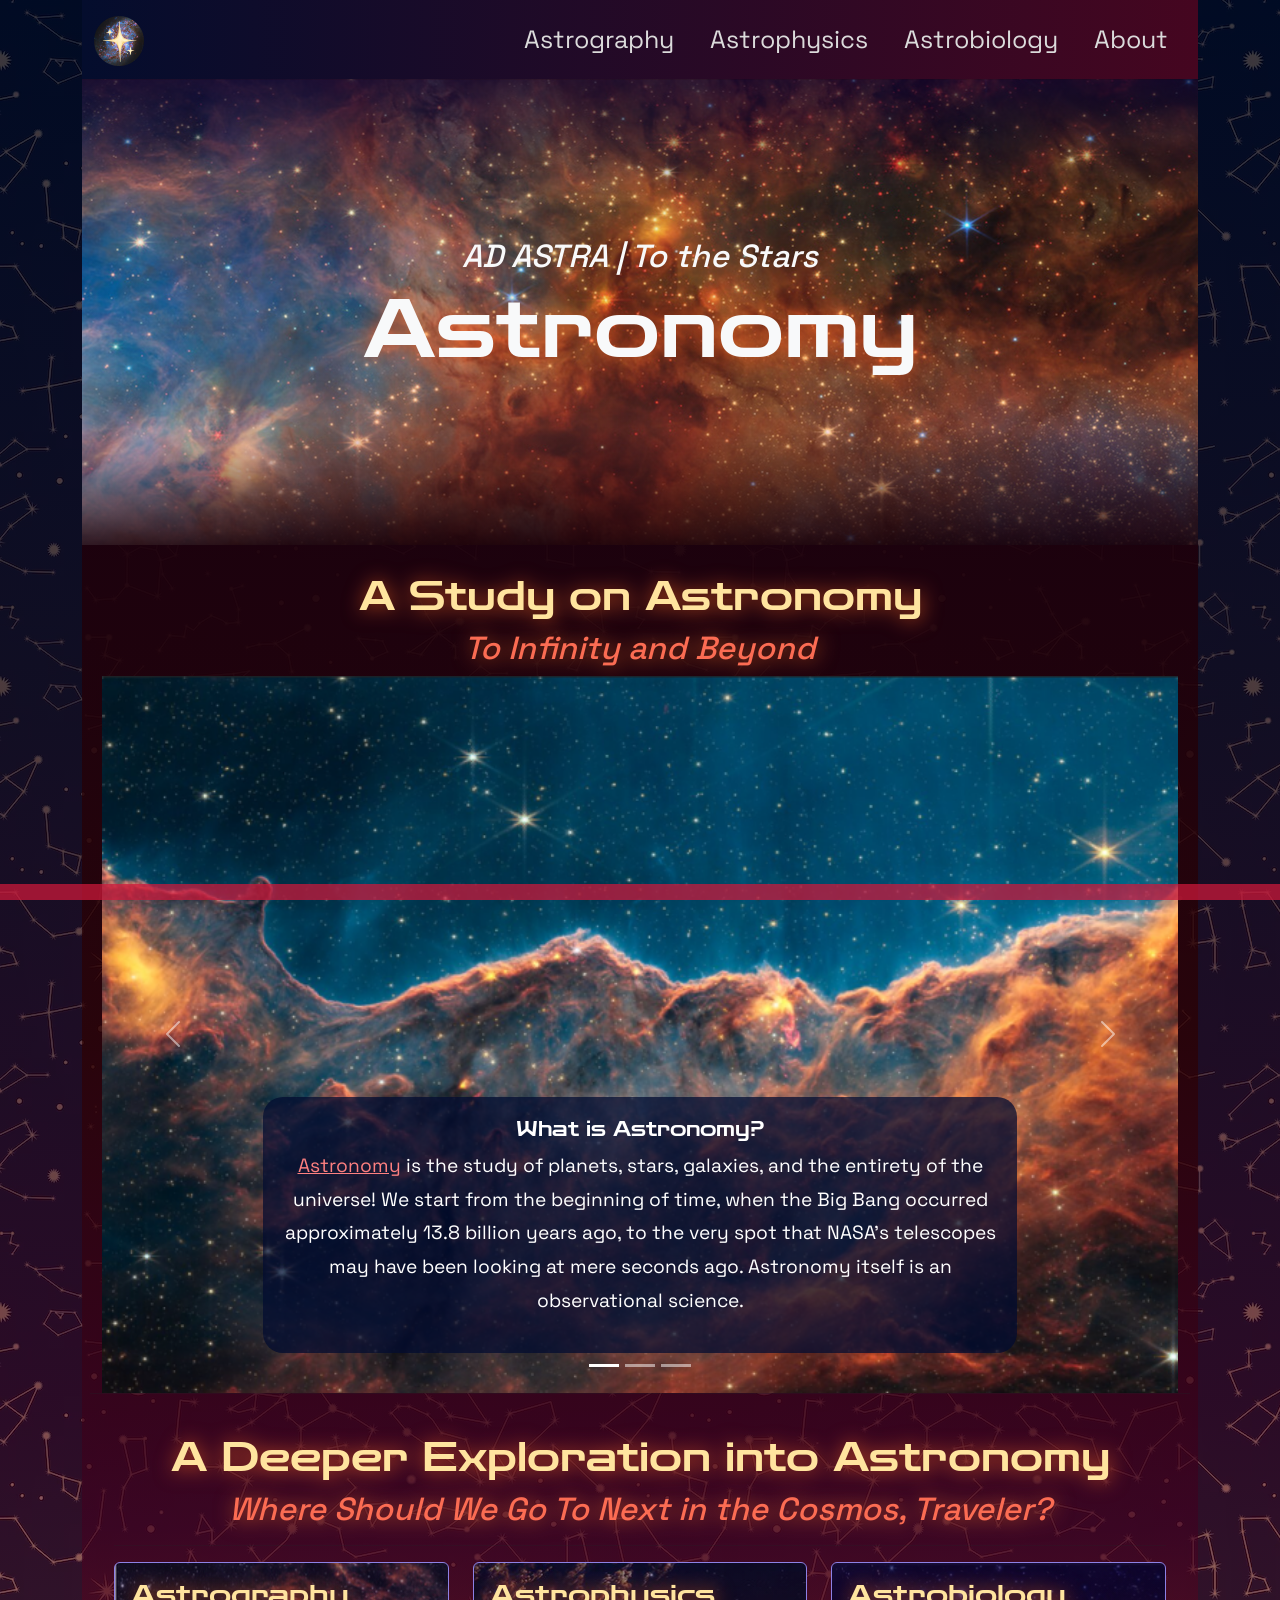
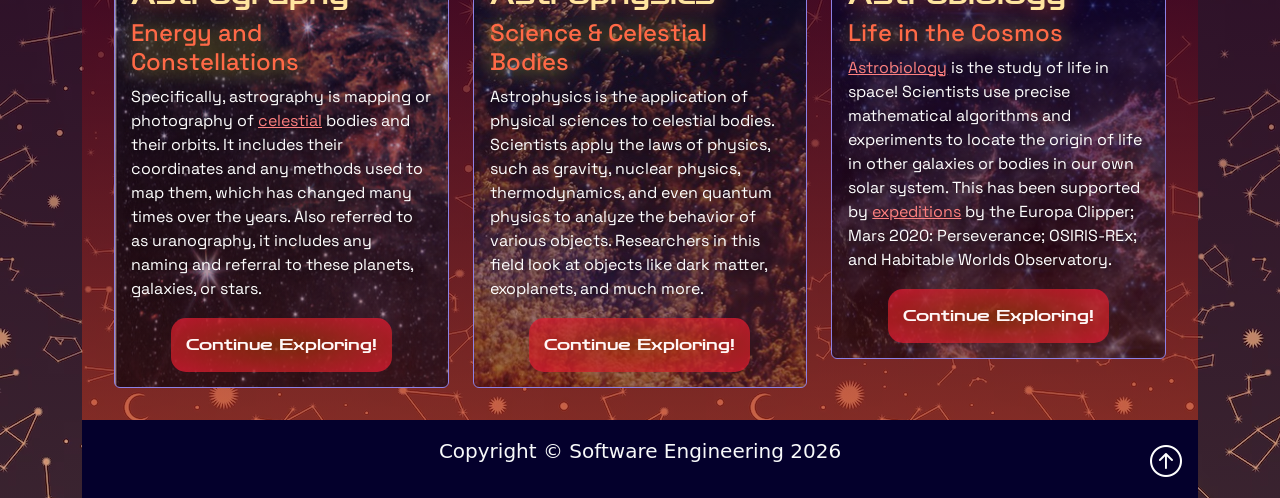
<file: index.html>
<!doctype html>
<html lang="en">
  <head>
    <!--Basic Head Information-->
    <meta charset="UTF-8" />
    <meta name="viewport" content="width=device-width, initial-scale=1" />
    <title>AD ASTRA | Astronomy</title>

    <link
      href="https://cdn.jsdelivr.net/npm/bootstrap@5.3.8/dist/css/bootstrap.min.css"
      rel="stylesheet"
      integrity="sha384-sRIl4kxILFvY47J16cr9ZwB07vP4J8+LH7qKQnuqkuIAvNWLzeN8tE5YBujZqJLB"
      crossorigin="anonymous"
    />

    <link
      rel="stylesheet"
      href="https://cdn.jsdelivr.net/npm/bootstrap-icons@1.13.1/font/bootstrap-icons.min.css"
    />
    <link rel="stylesheet" href="css/main.css" />
    <link rel="stylesheet" href="css/fonts.css" />
    <link rel="icon" type="image/x-icon" href="img/main/favicon.png" />

    <script
      src="https://cdn.jsdelivr.net/npm/bootstrap@5.3.8/dist/js/bootstrap.bundle.min.js"
      integrity="sha384-FKyoEForCGlyvwx9Hj09JcYn3nv7wiPVlz7YYwJrWVcXK/BmnVDxM+D2scQbITxI"
      crossorigin="anonymous"
    ></script>
  </head>

  <body class="body">
    <div class="container-lg min-vh-100">
      <header>
        <!--Navbar-->
        <nav
          class="navbar navbar-expand-lg nav-background-color"
          data-bs-theme="dark"
        >
          <div class="container">
            <a href="index.html" class="navbar-brand">
              <!-- Website Brand -->
              <img
                src="img/main/favicon.png"
                alt="Ad Astra Logo"
                class="d-inline-block align-text-top"
                height="50"
              />
            </a>

            <!-- Hamburger Menu Button-->
            <button
              class="navbar-toggler"
              type="button"
              data-bs-toggle="collapse"
              data-bs-target="#navmenu"
            >
              <span class="navbar-toggler-icon"> </span>
            </button>

            <!-- Collapble navbar menu with custom hover underline CSS animation-->
            <div class="collapse navbar-collapse" id="navmenu">
              <!-- Links to hamburger -->
              <ul class="navbar-nav ms-auto">
                <!-- ms auto provides auto margin spacing -->
                <li class="nav-item">
                  <a
                    href="star.html"
                    class="nav-link hover-underline-animation nav-menu-item"
                    >Astrography</a
                  >
                </li>
                <li class="nav-item">
                  <a
                    href="phys.html"
                    class="nav-link hover-underline-animation nav-menu-item"
                    >Astrophysics</a
                  >
                </li>
                <li class="nav-item">
                  <a
                    href="bio.html"
                    class="nav-link hover-underline-animation nav-menu-item"
                    >Astrobiology</a
                  >
                </li>
                <li class="nav-item">
                  <a
                    href="about.html"
                    class="nav-link hover-underline-animation nav-menu-item"
                    >About</a
                  >
                </li>
              </ul>
            </div>
          </div>
        </nav>
      </header>
      <!--Creating the hero section and hero image for the home page-->
      <section class="showcase text-light p-2 text-center hero-image">
        <div class="container">
          <div class="row">
            <div class="col-sm-0 p-0 d-flex align-items-center">
              <div class="container" style="margin: 150px">
                <h2 class="general topper"><em>AD ASTRA | To the Stars</em></h2>
                <h1 class="display-4 title topper colour">Astronomy</h1>
              </div>
            </div>
          </div>
        </div>
      </section>

      <!--Content (information)-->
      <!--Default bootstrap carousel to hold the various studies-->
      <section class="content boxy overview text-dark p-2 text-left">
        <div class="container">
          <div class="row">
            <h1 class="subtitle" style="text-align: center; margin-top: 20px;">A Study on Astronomy</h1>
            <h2 class="subtitle" style="text-align: center;"><em>To Infinity and Beyond</em></h2>
            <div id="carouselCaptions" class="carousel slide">
        <div class="carousel-indicators">
          <button type="button" data-bs-target="#carouselCaptions" data-bs-slide-to="0" class="active" aria-current="true" aria-label="Slide 1"></button>
          <button type="button" data-bs-target="#carouselCaptions" data-bs-slide-to="1" aria-label="Slide 2"></button>
          <button type="button" data-bs-target="#carouselCaptions" data-bs-slide-to="2" aria-label="Slide 3"></button>
        </div>
      <div class="carousel-inner">
      <div class="carousel-item active">
        <img src="img/main/car1.png" class="d-block w-100" alt="Constellations">
        <div class="carousel-caption d-none d-md-block spaced">
          <h5 class="title">What is Astronomy?</h5>
            <p class="overview-right-padding general">
                <a
                  href="https://astronomy.osu.edu/undergraduates/prospective/what-astronomy"
                  target="_blank"
                  rel="noopener noreferrer"
                  >Astronomy</a
                >
                is the study of planets, stars, galaxies, and the entirety of
                the universe! We start from the beginning of time, when the Big
                Bang occurred approximately 13.8 billion years ago, to the very
                spot that NASA’s telescopes may have been looking at mere
                seconds ago. Astronomy itself is an observational science.
            </p>
        </div>
      </div>
      <div class="carousel-item">
        <img src="img/main/car2.png" class="d-block w-100" alt="Second constellation">
        <div class="carousel-caption d-none d-md-block spaced">
          <h5 class="title">How is it Studied?</h5>
          <p class="overview-right-padding general">
                <a
                  href="https://earthhow.com/what-is-astronomy/"
                  target="_blank"
                  rel="noopener noreferrer"
                  >Astronomy</a
                >, though studied through gamma rays, radiation, and other
                remnants of celestial bodies, has a wide variety of subdivisions
                beneath it. This includes sectors like astrometry, the mapping
                of celestial bodies; astrobiology, and the exploration for life
                that may exist in space; astrophysics, how the laws of physics
                can be applied to study distant objects; and astrogeology, what
                the physical materials in space are composed of.
              </p>
        </div>
    </div>
    <div class="carousel-item">
      <img src="img/main/car3.png" class="d-block w-100" alt="Third constellation">
      <div class="carousel-caption d-none d-md-block spaced">
        <h5 class="title">How Do You Identify Astronomy Studies?</h5>
        <p class="overview-right-padding general">There are
                <a
                  href="https://www.ebsco.com/research-starters/astronomy-and-astrophysics/astronomy/"
                  target="_blank"
                  rel="noopener noreferrer"
                  >two types</a
                >
                of astronomy fields: theoretical and observational. In observational
                astronomy, data is taken straight from space. In theoretical
                astronomy, machine learning models and other algorithms are
                created to predict the outcome of parts of astronomy.
              </p>
      </div>
    </div>
  </div>
  <button class="carousel-control-prev" type="button" data-bs-target="#carouselCaptions" data-bs-slide="prev">
    <span class="carousel-control-prev-icon" aria-hidden="true"></span>
    <span class="visually-hidden">Previous</span>
  </button>
  <button class="carousel-control-next" type="button" data-bs-target="#carouselCaptions" data-bs-slide="next">
    <span class="carousel-control-next-icon" aria-hidden="true"></span>
    <span class="visually-hidden">Next</span>
  </button>
</div>

<br><hr>
            
        <section class="cards">
        <div class="container">
          <br />
          <!--Line break-->
          <h1 class="subtitle" style="text-align: center;">A Deeper Exploration into Astronomy</h1>
          <h2 class="subtitle" style="text-align: center;">
            <em
              >Where Should We Go To Next in the Cosmos, Traveler?</em
            >
          </h2>
          <hr />
          <!--Horizontal and vertical line break-->

          <!--Cards organized in a 3x1 table format-->
          <div class="row row-cols-1 row-cols-lg-3 g-4">
            <div class="col info">
              <div class="card about astr">
          
                <div class="card-body">
                  <h4 class="title">Astrography</h4>
                  <h5 class="general">Energy and Constellations</h5>
                  <p class="general writing">
              Specifically, astrography is mapping or photography of <a href="https://www.britannica.com/science/list-of-brightest-stars-2231574" target="_blank">celestial</a>
              bodies and their orbits. It includes their coordinates and any
              methods used to map them, which has changed many times over the
              years. Also referred to as uranography, it includes any naming and
              referral to these planets, galaxies, or stars.
            </p>
                </div>
                <div><a href="star.html" class="click-me-twin">Continue Exploring!</a></div>
              </div>
            </div>
            <div class="col">
              <div class="card about phys">
                
                <div class="card-body">
                  <h4 class="title">Astrophysics</h4>
                  <h5 class="general">Science & Celestial Bodies</h5>
                  <p class="general writing">
              Astrophysics is the application of physical sciences to celestial
              bodies. Scientists apply the laws of physics, such as gravity,
              nuclear physics, thermodynamics, and even quantum physics to
              analyze the behavior of various objects. Researchers in this field
              look at objects like dark matter, exoplanets, and much more.
            </p>
                </div>
                <div><a href="phys.html" class="click-me-twin">Continue Exploring!</a></div>
              </div>
            </div>
            <div class="col">
              <div class="card about bio">
                
                <div class="card-body">
                  <h4 class="title">Astrobiology</h4>
                  <h5 class="general">Life in the Cosmos</h5>
                  <p class="general writing">
              <a
                href="https://astrobiology.nasa.gov/about/"
                target="_blank"
                rel="noopener noreferrer"
                >Astrobiology</a
              >
              is the study of life in space! Scientists use precise mathematical
              algorithms and experiments to locate the origin of
              life in other galaxies or bodies in our own solar system.
              This has been supported by
              <a
                href="https://science.nasa.gov/astrobiology/"
                target="_blank"
                rel="noopener noreferrer"
                >expeditions</a
              >
              by the Europa Clipper; Mars 2020: Perseverance; OSIRIS-REx; and Habitable Worlds Observatory.
            </p>
                </div>
                <div><a href="bio.html" class="click-me-twin">Continue Exploring!</a></div>
              </div>
            </div>
          </section>
          <br>

        </div>
        <br>
      </section>
    
      <!--Footer made and added to home page-->
      <footer class="p-3 footer text-light text-center position-relative">
        <div class="container">
          <p class="lead">Copyright &copy; Software Engineering 2026</p>
          <a href="#" class="position-absolute bottom-0 end-0 p-3">
            <i class="bi bi-arrow-up-circle h2 text-white"></i>
          </a>
        </div>
      </footer>
    </div>
  </body>
</html>
</file>
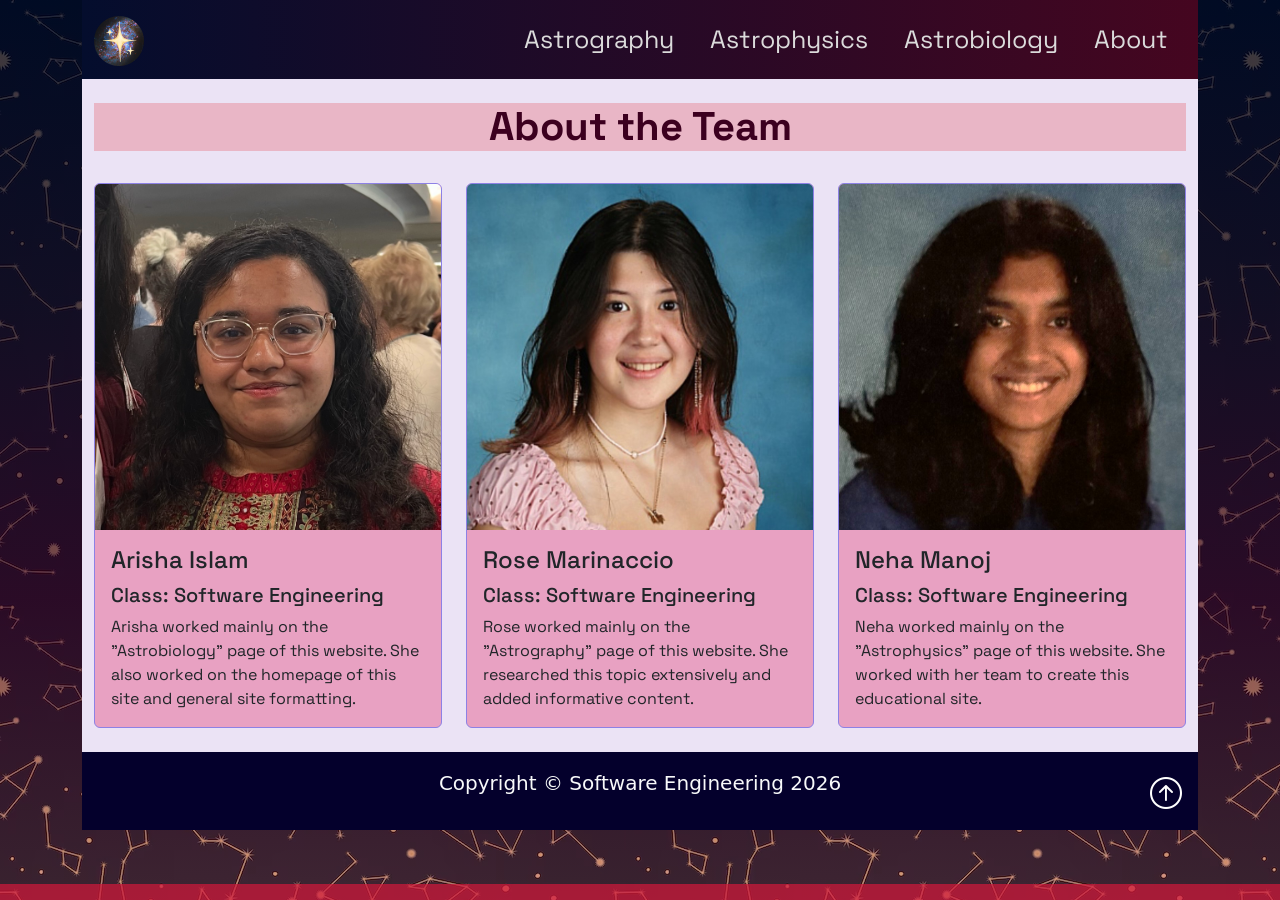
<file: about.html>
<!DOCTYPE html>
<html lang="en">

<head>
    <!--Basic Head Information-->
    <meta charset="UTF-8" />
    <meta name="viewport" content="width=device-width, initial-scale=1" />
    <title>AD ASTRA | Science & Celestial Bodies</title>

    <link href="https://cdn.jsdelivr.net/npm/bootstrap@5.3.8/dist/css/bootstrap.min.css" rel="stylesheet"
        integrity="sha384-sRIl4kxILFvY47J16cr9ZwB07vP4J8+LH7qKQnuqkuIAvNWLzeN8tE5YBujZqJLB" crossorigin="anonymous">

    <link rel="stylesheet" href="https://cdn.jsdelivr.net/npm/bootstrap-icons@1.13.1/font/bootstrap-icons.min.css">
    <link rel="stylesheet" href="css/main.css">

    <script src="https://cdn.jsdelivr.net/npm/bootstrap@5.3.8/dist/js/bootstrap.bundle.min.js"
        integrity="sha384-FKyoEForCGlyvwx9Hj09JcYn3nv7wiPVlz7YYwJrWVcXK/BmnVDxM+D2scQbITxI"
        crossorigin="anonymous"></script>

    <link rel="icon" type="image/x-icon" href="img/main/favicon.png" />

    <link rel="stylesheet" href="css/fonts.css">
    <link rel="stylesheet" href="css/main.css">
</head>

<body class="body">
    <div class="container-lg min-vh-100">
        <header>
            <!--Navbar-->
            <nav class="navbar navbar-expand-lg nav-background-color" data-bs-theme="dark">
                <div class="container">
                    <a href="index.html" class="navbar-brand"> <!-- Website Brand -->
                        <img src="img/main/favicon.png" alt="Ad Astra Logo" class="d-inline-block align-text-top" height="50">

                    </a>

                    <!-- Hamburger Menu Button-->
                    <button class="navbar-toggler" type="button" data-bs-toggle="collapse" data-bs-target="#navmenu">
                        <span class="navbar-toggler-icon">

                        </span>
                    </button>

                    <!-- Collapble navbar menu with custom hover underline CSS animation-->
                    <div class="collapse navbar-collapse" id="navmenu"> <!-- Links to hamburger -->
                        <ul class="navbar-nav ms-auto"> <!-- ms auto provides auto margin spacing -->
                            <li class="nav-item">
                                <a href="star.html"
                                    class="nav-link hover-underline-animation nav-menu-item">Astrography</a>
                            </li>
                            <li class="nav-item">
                                <a href="phys.html"
                                    class="nav-link hover-underline-animation nav-menu-item">Astrophysics</a>
                            </li>
                            <li class="nav-item">
                                <a href="bio.html"
                                    class="nav-link hover-underline-animation nav-menu-item">Astrobiology</a>
                            </li>
                            <li class="nav-item">
                                <a href="about.html" class="nav-link hover-underline-animation nav-menu-item">About</a>
                            </li>
                        </ul>
                    </div>
                </div>
            </nav>
        </header>

        <section class="about-us">
            <div class="container">
                <br> <!-- Line Break-->
                <h1 class="text-center about-team">About the Team</h1>
                <br> <!--line break-->
                <!--Cards organized in a 2x2 table format-->
                <div class="row rows-cols-3 rows-cols-md-3 g-4">
                    <div class="col">
                        <div class="card about">
                            <img src="img/main/arisha.png" alt="Arisha Image" class="card-img-top">
                            <div class="card-body">
                                <h4 class="card-title">Arisha Islam</h4>
                                <h5>Class: Software Engineering</h5>
                                <p class="card-text">Arisha worked mainly on the "Astrobiology" page of this website. She also worked on the homepage of this site and general site formatting.</p>
                            </div>
                        </div>
                    </div>
                    <div class="col">
                        <div class="card about" padding="3">
                            <img src="img/main/rose.jpeg" alt="Rose Image" class="card-img-top">
                            <div class="card-body">
                                <h4 class="card-title">Rose Marinaccio</h4>
                                <h5>Class: Software Engineering</h5>
                                <p class="card-text">Rose worked mainly on the "Astrography" page of this website. She researched this topic extensively and added informative content.</p>
                            </div>
                        </div>
                    </div>
                    <div class="col">
                        <div class="card about">
                            <img src="img/main/neha.jpeg" alt="Neha Image" class="card-img-top">
                            <div class="card-body">
                                <h4 class="card-title">Neha Manoj</h4>
                                <h5>Class: Software Engineering</h5>
                                <p class="card-text">Neha worked mainly on the "Astrophysics" page of this website. She worked with her team to create this educational site.</p>
                            </div>
                        </div>
                    </div>
            </div>
            <br>
        </section>

        <!--Footer-->
        <footer class="p-3 footer text-light text-center position-relative">
            <div class="container">
                <p class="lead">Copyright &copy; Software Engineering 2026</p>
                <a href="#" class="position-absolute bottom-0 end-0 p-3">
                    <i class="bi bi-arrow-up-circle h2 text-white"></i>
                </a>
            </div>
        </footer>
    </div>
</body>

</html>
</file>
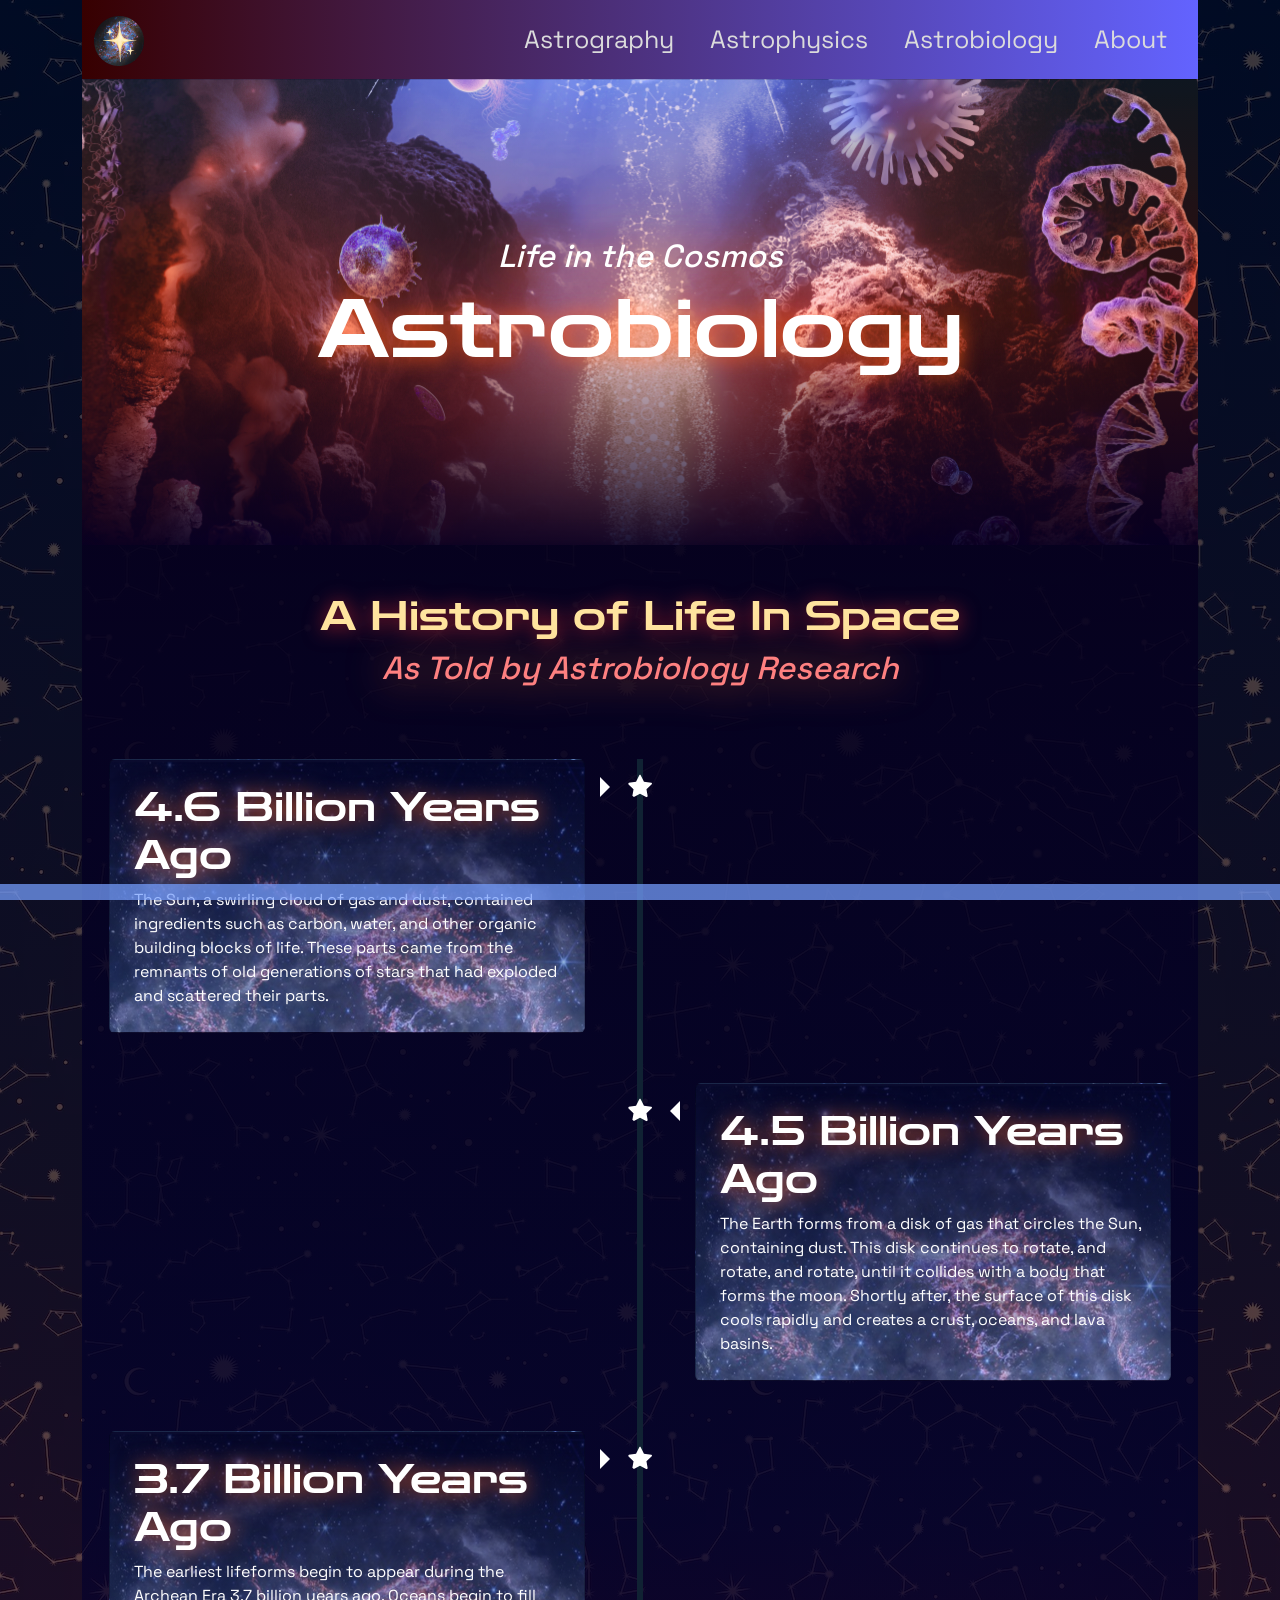
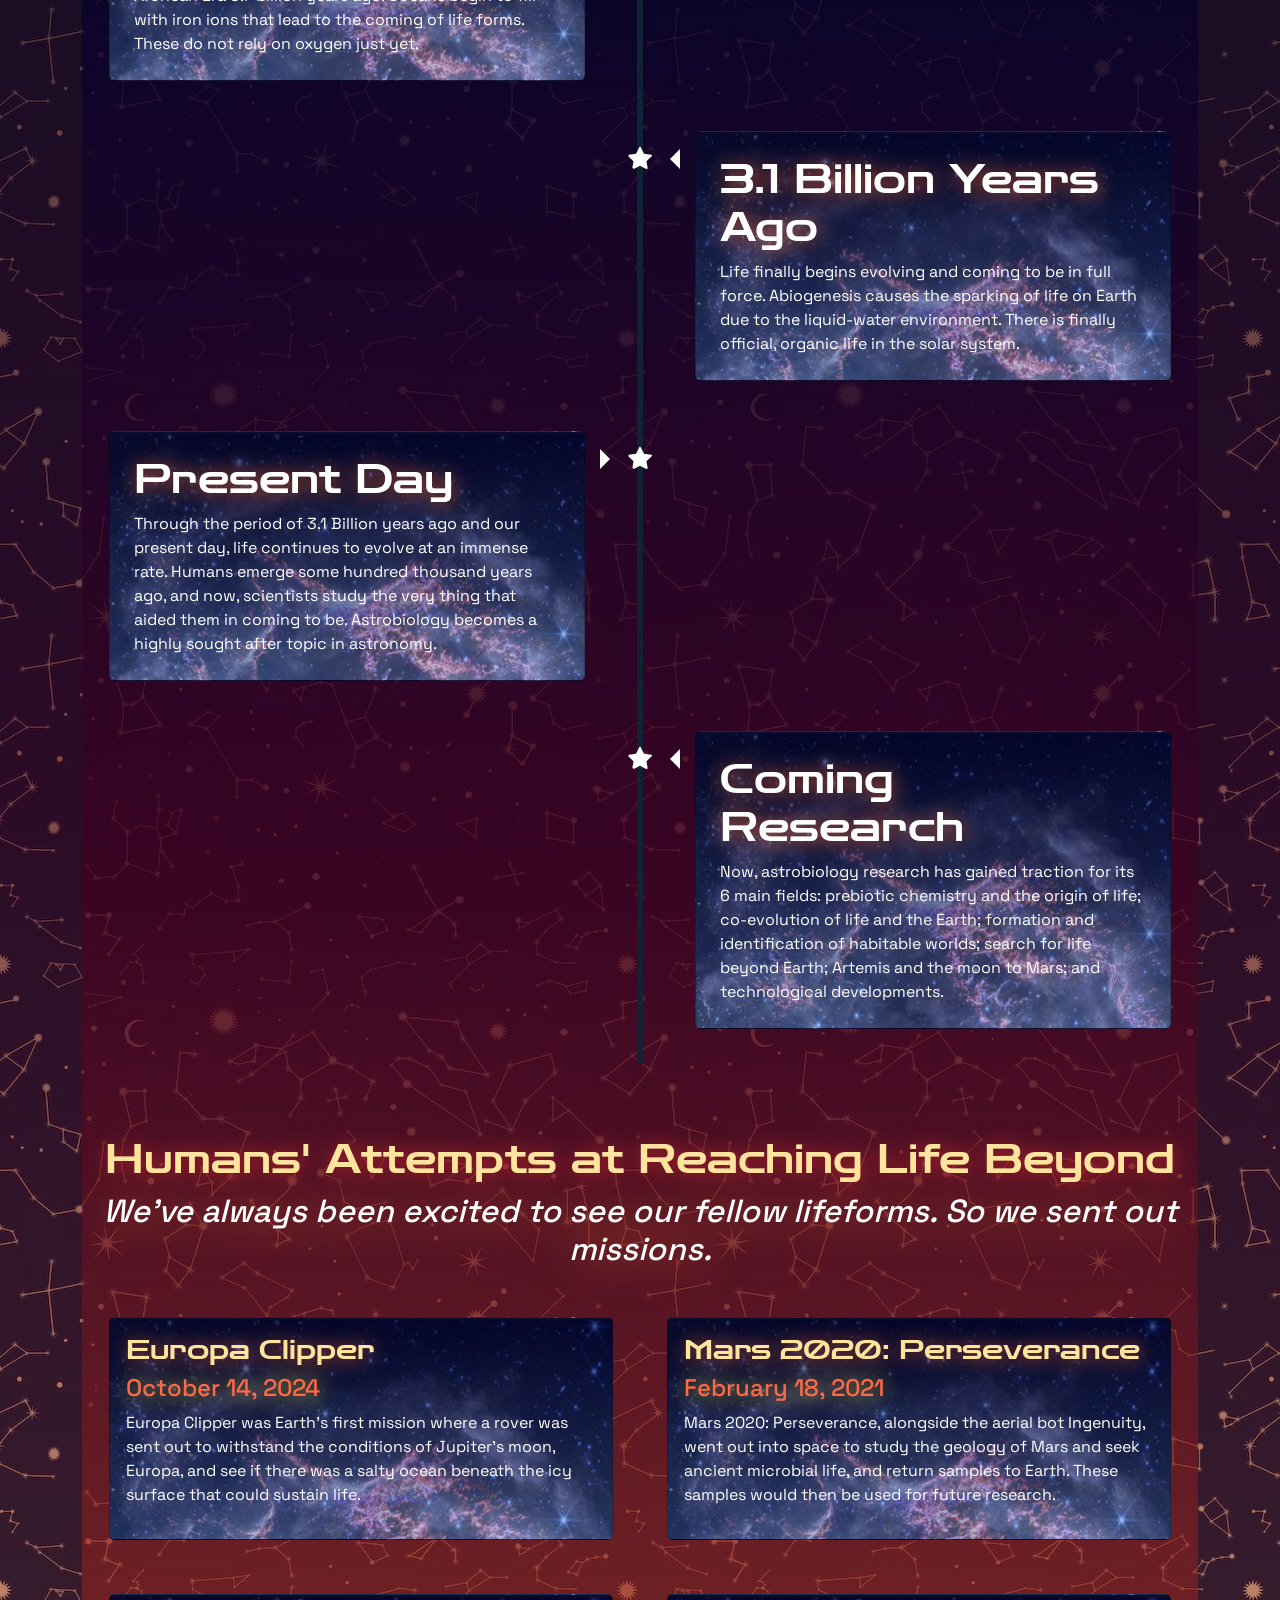
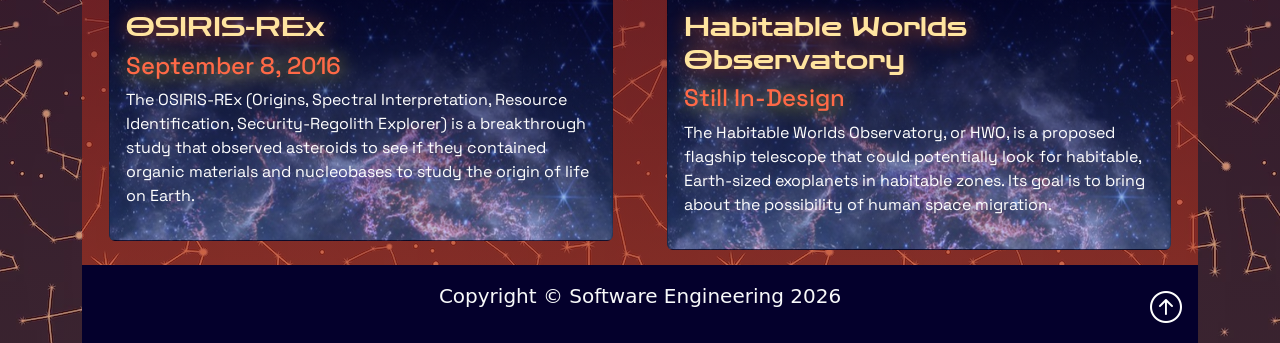
<file: bio.html>
<!doctype html>
<html lang="en">
  <head>
    <!--Basic Head Information-->
    <meta charset="UTF-8" />
    <meta name="viewport" content="width=device-width, initial-scale=1" />
    <title>AD ASTRA | Life in the Cosmos</title>

    <link
      href="https://cdn.jsdelivr.net/npm/bootstrap@5.3.8/dist/css/bootstrap.min.css"
      rel="stylesheet"
      integrity="sha384-sRIl4kxILFvY47J16cr9ZwB07vP4J8+LH7qKQnuqkuIAvNWLzeN8tE5YBujZqJLB"
      crossorigin="anonymous"
    />

    <link
      rel="stylesheet"
      href="https://cdn.jsdelivr.net/npm/bootstrap-icons@1.13.1/font/bootstrap-icons.min.css"
    />

    <script
      src="https://cdn.jsdelivr.net/npm/bootstrap@5.3.8/dist/js/bootstrap.bundle.min.js"
      integrity="sha384-FKyoEForCGlyvwx9Hj09JcYn3nv7wiPVlz7YYwJrWVcXK/BmnVDxM+D2scQbITxI"
      crossorigin="anonymous"
    ></script>

    <link rel="icon" type="image/x-icon" href="img/main/favicon.png" />

    <link rel="stylesheet" href="css/fonts.css" />
    <link rel="stylesheet" href="css/bio.css" />
  </head>

  <body class="body">
    <div class="container-lg min-vh-100">
      <header>
        <!--Navbar-->
        <nav
          class="navbar navbar-expand-lg nav-background-color"
          data-bs-theme="dark"
        >
          <div class="container">
            <a href="index.html" class="navbar-brand">
              <!-- Website Brand -->
              <img
                src="img/main/favicon.png"
                alt="Ad Astra Logo"
                class="d-inline-block align-text-top"
                height="50"
              />
            </a>

            <!-- Hamburger Menu Button-->
            <button
              class="navbar-toggler"
              type="button"
              data-bs-toggle="collapse"
              data-bs-target="#navmenu"
            >
              <span class="navbar-toggler-icon"> </span>
            </button>

            <!-- Collapble navbar menu with custom hover underline CSS animation-->
            <div class="collapse navbar-collapse" id="navmenu">
              <!-- Links to hamburger -->
              <ul class="navbar-nav ms-auto">
                <!-- ms auto provides auto margin spacing -->
                <li class="nav-item">
                  <a
                    href="star.html"
                    class="nav-link hover-underline-animation nav-menu-item"
                    >Astrography</a
                  >
                </li>
                <li class="nav-item">
                  <a
                    href="phys.html"
                    class="nav-link hover-underline-animation nav-menu-item"
                    >Astrophysics</a
                  >
                </li>
                <li class="nav-item">
                  <a
                    href="bio.html"
                    class="nav-link hover-underline-animation nav-menu-item"
                    >Astrobiology</a
                  >
                </li>
                <li class="nav-item">
                  <a
                    href="about.html"
                    class="nav-link hover-underline-animation nav-menu-item"
                    >About</a
                  >
                </li>
              </ul>
            </div>
          </div>
        </nav>
      </header>


      <!--Adding in the hero image and the hero section-->
      <section class="showcase text-light p-2 text-center hero-image">
        <div class="container">
          <div class="row">
            <div class="col-sm-0 p-0 d-flex align-items-center">
              <div class="container" style="margin: 150px">
                <h2 class="subtitle topper"><em>Life in the Cosmos</em></h2>
                <h1 class="display-4 title topper">Astrobiology</h1>
              </div>
            </div>
          </div>
        </div>
      </section>

      <!--Coding the timeline using default bootstrap timeline-->
      <section class="boxy">
        <br><br>
        <div>
          <h1 class="subtitle" style="text-align: center;">A History of Life In Space</h1>
          <h2 class="subtitle" style="text-align: center;"><a href="https://science.nasa.gov/universe/search-for-life/beginnings-life-on-our-world-and-others/" target="_blank" style="text-decoration: none;">As Told by Astrobiology Research</a></h2>
        </div>
        <div class="container py-5">
          <div class="main-timeline">
            <div class="timeline left">
              <div class="card">
                <div class="card-body p-4">
                  <h1 class="title">4.6 Billion Years Ago</h1>
                  <p class="mb-0 general">
                    The Sun, a swirling cloud of gas and dust, contained ingredients such as carbon, water, and other organic building blocks of life.
                    These parts came from the remnants of old generations of stars that had exploded and scattered their parts.
                  </p>
                </div>
              </div>
            </div>
            <div class="timeline right">
              <div class="card">
                <div class="card-body p-4">
                  <h1 class="title">4.5 Billion Years Ago</h1>
                  <p class="mb-0 general">
                    The Earth forms from a disk of gas that circles the Sun, containing dust. This disk continues to rotate, and rotate, and rotate, until it collides with a body that forms the moon.
                    Shortly after, the surface of this disk cools rapidly and creates a crust, oceans, and lava basins.
                  </p>
                </div>
              </div>
            </div>
            <div class="timeline left">
              <div class="card">
                <div class="card-body p-4">
                  <h1 class="title">3.7 Billion Years Ago</h1>
                  <p class="mb-0 general">
                    The earliest lifeforms begin to appear during the Archean Era 3.7 billion years ago. Oceans begin to fill with iron ions that lead to the coming of life forms. These do not rely on oxygen just yet.
                  </p>
                </div>
              </div>
            </div>
            <div class="timeline right">
              <div class="card">
                <div class="card-body p-4">
                  <h1 class="title">3.1 Billion Years Ago</h1>
                  <p class="mb-0 general">
                    Life finally begins evolving and coming to be in full force. Abiogenesis causes the sparking of life on Earth due to the liquid-water environment. There is finally official, organic life in the solar system.
                  </p>
                </div>
              </div>
            </div>
            <div class="timeline left">
              <div class="card">
                <div class="card-body p-4">
                  <h1 class="title">Present Day</h1>
                  <p class="mb-0 general">
                    Through the period of 3.1 Billion years ago and our present day, life continues to evolve at an immense rate. Humans emerge some hundred thousand years ago, and now, scientists study the very thing that aided them in coming to be. Astrobiology becomes a highly sought after topic in astronomy.
                  </p>
                </div>
              </div>
            </div>
            <div class="timeline right">
              <div class="card">
                <div class="card-body p-4">
                  <h1 class="title">Coming Research</h1>
                  <p class="mb-0 general">
                    Now, astrobiology research has gained traction for its 6 main fields: prebiotic chemistry and the origin of life; co-evolution of life and the Earth; formation and identification of habitable worlds; search for life beyond Earth; Artemis and the moon to Mars; and technological developments.
                  </p>
                </div>
              </div>
            </div>
          </div>
        </div>
      <section class="cards">
        <div class="container">
          <br />
          <!--Line break-->
          <h1 class="subtitle" style="text-align: center;">Humans' Attempts at Reaching Life Beyond</h1>
          <h2 class="subtitle" style="text-align: center;">
            <em
              >We've always been excited to see our fellow lifeforms. So we sent out missions.</em
            >
          </h2>
          <hr />
          <!--Horizontal and vertical line break-->

          <!--Cards organized in a 2x2 table format-->
          <div class="row row-cols-1 row-cols-lg-2 g-4">
            <div class="col info">
              <div class="card about raise">
          
                <div class="card-body">
                  <h4 class="title">Europa Clipper</h4>
                  <h5 class="general">October 14, 2024</h5>
                  <p class="general writing">
                    Europa Clipper was Earth's first mission where a rover was sent out to withstand the conditions of Jupiter's moon, Europa, and see if there was a salty ocean beneath the icy surface that could sustain life.
                  </p>
                </div>
              </div>
            </div>
            <div class="col">
              <div class="card about raise">
                
                <div class="card-body">
                  <h4 class="title">Mars 2020: Perseverance</h4>
                  <h5 class="general">February 18, 2021</h5>
                  <p class="general writing">
              Mars 2020: Perseverance, alongside the aerial bot Ingenuity, went out into space to study the geology of Mars and seek ancient microbial life, and return samples to Earth. These samples would then be used for future research.
            </p>
                </div>
              </div>
            </div>
            <div class="col">
              <div class="card about raise">
                
                <div class="card-body">
                  <h4 class="title">OSIRIS-REx</h4>
                  <h5 class="general">September 8, 2016</h5>
                  <p class="general writing">
                    The OSIRIS-REx (Origins, Spectral Interpretation, Resource Identification, Security-Regolith Explorer) is a breakthrough study that observed asteroids to see if they contained organic materials and nucleobases to study the origin of life on Earth.
                  </p>
                </div>
              </div>
            </div>
            <div class="col">
              <div class="card about raise">
                
                <div class="card-body">
                  <h4 class="title">Habitable Worlds Observatory</h4>
                  <h5 class="general">Still In-Design</h5>
                  <p class="general writing">
              The Habitable Worlds Observatory, or HWO, is a proposed flagship telescope that could potentially look for habitable, Earth-sized exoplanets in habitable zones. Its goal is to bring about the possibility of human space migration.
            </p>
                </div>
              </div>
            </div>
      </section>
      
      </section>

      </section>
      <!--Added in the footer-->
      <footer class="p-3 footer text-light text-center position-relative">
        <div class="container">
          <p class="lead">Copyright &copy; Software Engineering 2026</p>
          <a href="#" class="position-absolute bottom-0 end-0 p-3">
            <i class="bi bi-arrow-up-circle h2 text-white"></i>
          </a>
        </div>
      </footer>
    </div>
  </body>
</html>
</file>
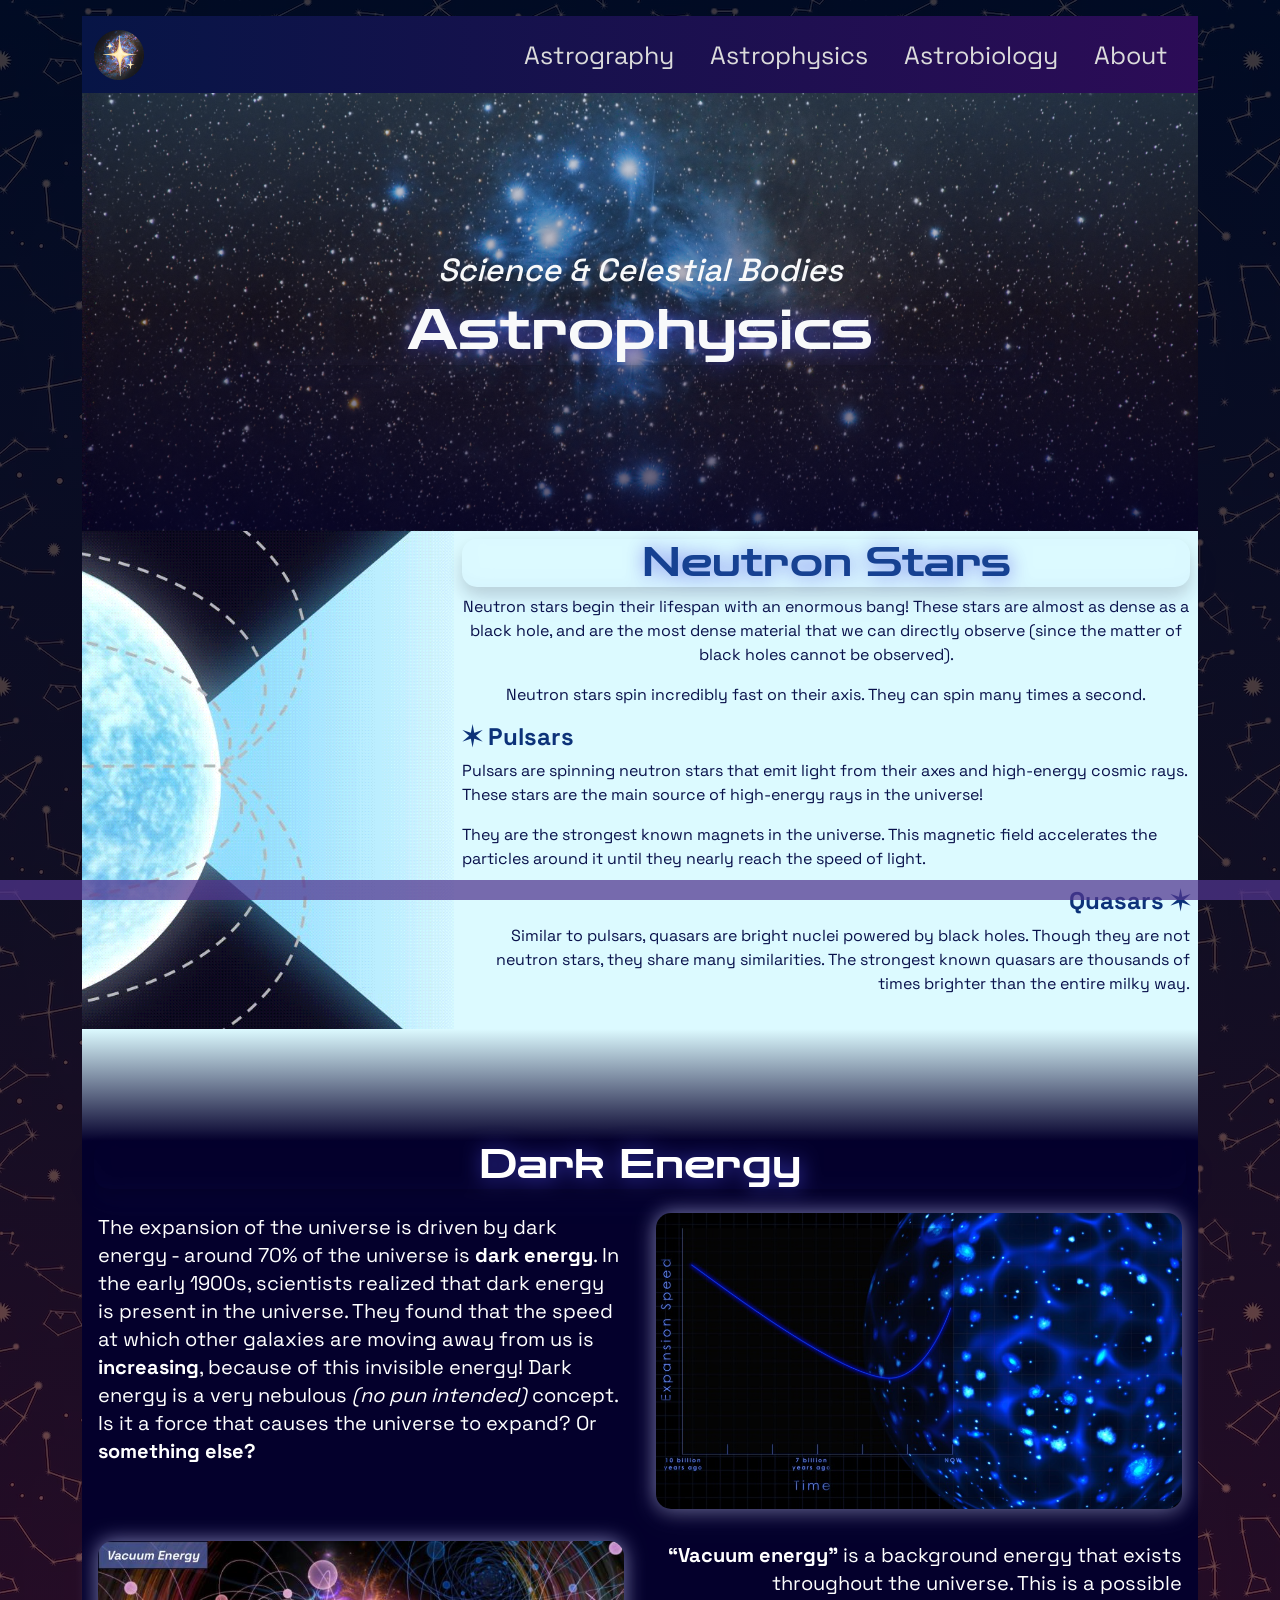
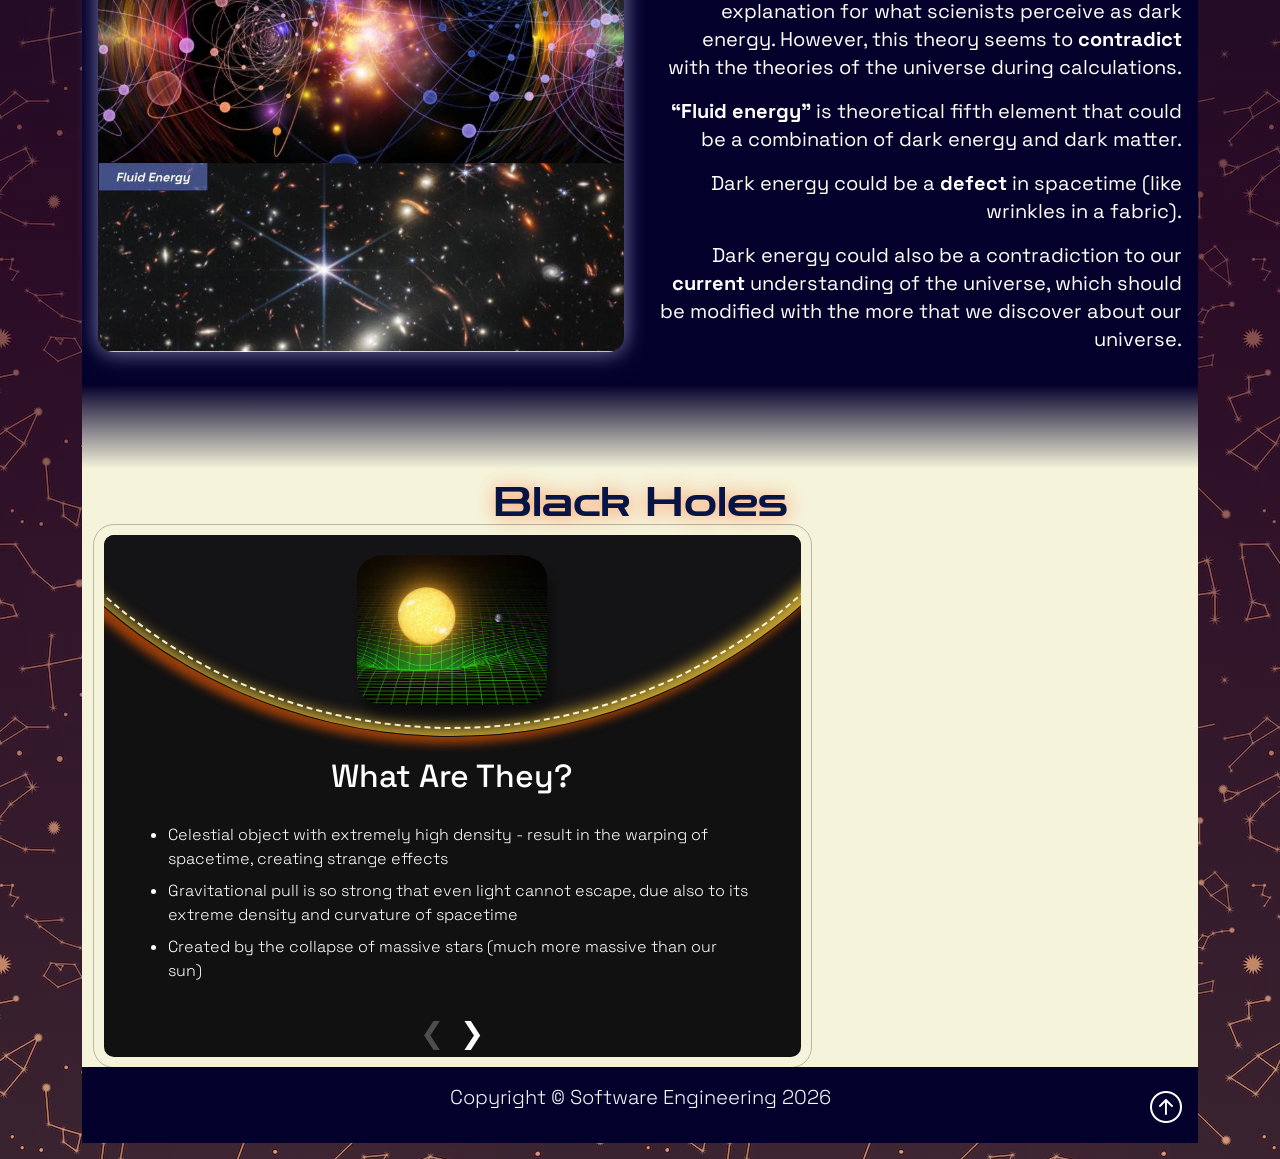
<file: phys.html>
<!doctype html>
<html lang="en">

<head>
    <!--Basic Head Information-->
    <meta charset="UTF-8" />
    <meta name="viewport" content="width=device-width, initial-scale=1" />
    <title>AD ASTRA | Science & Celestial Bodies</title>

    <link href="https://cdn.jsdelivr.net/npm/bootstrap@5.3.8/dist/css/bootstrap.min.css" rel="stylesheet"
        integrity="sha384-sRIl4kxILFvY47J16cr9ZwB07vP4J8+LH7qKQnuqkuIAvNWLzeN8tE5YBujZqJLB" crossorigin="anonymous">

    <link rel="stylesheet" href="https://cdn.jsdelivr.net/npm/bootstrap-icons@1.13.1/font/bootstrap-icons.min.css">
    <link rel="stylesheet" href="css/main.css">

    <script src="https://cdn.jsdelivr.net/npm/bootstrap@5.3.8/dist/js/bootstrap.bundle.min.js"
        integrity="sha384-FKyoEForCGlyvwx9Hj09JcYn3nv7wiPVlz7YYwJrWVcXK/BmnVDxM+D2scQbITxI"
        crossorigin="anonymous"></script>

    <link rel="icon" type="image/x-icon" href="img/main/favicon.png" />

    <link rel="stylesheet" href="css/fonts.css"/>
    <link rel="stylesheet" href="css/phys.css"/>
</head>

<body class="body">
    <div class="container-lg min-vh-100">
        <header>
            <!--Navbar-->
            <nav class="navbar navbar-expand-lg nav-background-color" data-bs-theme="dark">
                <div class="container">
                    <a href="index.html" class="navbar-brand"> <!-- Website Brand -->
                        <img src="img/main/favicon.png" alt="Ad Astra Logo" class="d-inline-block align-text-top" height="50">

                    </a>

                    <!-- Hamburger Menu Button-->
                    <button
              class="navbar-toggler"
              type="button"
              data-bs-toggle="collapse"
              data-bs-target="#navmenu"
            >
              <span class="navbar-toggler-icon"> </span>
            </button>

                    <!-- Collapble navbar menu with custom hover underline CSS animation-->
                    <div class="collapse navbar-collapse" id="navmenu"> <!-- Links to hamburger -->
                        <ul class="navbar-nav ms-auto"> <!-- ms auto provides auto margin spacing -->
                            <li class="nav-item">
                                <a href="star.html"
                                    class="nav-link hover-underline-animation nav-menu-item">Astrography</a>
                            </li>
                            <li class="nav-item">
                                <a href="phys.html"
                                    class="nav-link hover-underline-animation nav-menu-item">Astrophysics</a>
                            </li>
                            <li class="nav-item">
                                <a href="bio.html"
                                    class="nav-link hover-underline-animation nav-menu-item">Astrobiology</a>
                            </li>
                            <li class="nav-item">
                                <a href="about.html" class="nav-link hover-underline-animation nav-menu-item">About</a>
                            </li>
                        </ul>
                    </div>
                </div>
            </nav>
        </header>

        <!-- Hero Image -->
        <section class="showcase text-light p-2 text-center hero-image">
            <div class="container">
                <div class="row">
                    <div class="col-sm-0 p-0 d-flex align-items-center">
                        <div class="container lower" style="margin: 150px">
                            <h2><em>Science & Celestial Bodies</em></h2>
                            <h1 class="display-4 overview-right-padding title shadow">Astrophysics</h1>
                        </div>
                    </div>
                </div>
            </div>
        </section>

        <!--Neutron Stars-->
        <section class="neutron">
            <div class="container">
                <div class="row">
                    <div class="col-sm-4 p-0">
                        <img src="img/phys/neutron.gif" alt="Neutron Stars" class="img-fluid">
                    </div>
                    <div class="col-sm-8 p-2">
                        <h1 style="color:rgb(22, 65, 146);" class="text-center overview-right-padding title shadow">Neutron
                            Stars</h1>
                        <p class="text-center">Neutron stars begin their lifespan with an enormous bang! These stars are
                            almost as dense
                            as a
                            black hole, and are the most dense material that we can directly observe (since the
                            matter of
                            black holes cannot be observed).</p>
                        <p class="text-center">Neutron stars spin incredibly fast on their axis. They can spin many
                            times a second.</p>
                        <h4 style="color:rgb(12, 50, 121);"><strong>✶ Pulsars</strong></h4>
                        <p>Pulsars are spinning neutron stars that emit light from their axes and high-energy
                            cosmic
                            rays. These stars are the main source of high-energy rays in the universe!
                        </p>
                        <p>They are the strongest known magnets in the universe. This magnetic field accelerates
                            the
                            particles around it until they nearly reach the speed of light.</p>
                        <h4 style="color:rgb(12, 50, 121);" class="text-end"><strong>Quasars ✶</strong></h4>
                        <p class="text-end">Similar to pulsars, quasars are bright nuclei powered by black holes. Though
                            they are not
                            neutron stars, they share many similarities. The strongest known quasars are thousands
                            of times brighter than the entire milky way. </p>
                    </div>
                </div>
            </div>
        </section>

        <div class="gradient">
            <br><br><br><br>
        </div>

        <!--Dark Energy-->
        <section class="dark-energy">
            <div class="container text-center">
                <h1 class="overview-right-padding title shadow">Dark Energy</h1>
                <div class="row">
                    <div class="col-sm-6 p-3 text-start">
                        <p>The expansion of the universe is driven by dark energy - around 70% of the universe is <strong>dark
                            energy</strong>.
                            In the early 1900s, scientists realized that dark energy is present in the universe. They
                            found that the speed at which other galaxies are moving away from us is <strong>increasing</strong>,
                            because of this invisible energy!
                            Dark energy is a very nebulous <em>(no pun intended)</em> concept.
                            Is it a force that causes the universe to expand? Or <strong>something else?</strong></p>
                    </div>
                    <div class="col-sm-6 p-3">
                        <img src="img/phys/dark_energy.jpg" alt="Dark Energy" class="img-fluid shadow">
                    </div>
                </div>
                <div class="row">
                    <div class="col-sm-6 p-3">
                        <img src="img/phys/dark_energy2.jpg" alt="Dark Energy 2" class="img-fluid shadow">
                    </div>
                    <div class="col-sm-6 p-3 text-end">
                        <p><strong>“Vacuum energy”</strong> is a background energy that exists throughout the universe. This is a
                            possible explanation for what scienists perceive as dark energy.
                            However, this theory seems to <strong>contradict</strong> with the theories of the universe during
                            calculations.</p>
                        <p><strong>“Fluid energy”</strong> is theoretical fifth element that could be a combination of dark energy and
                            dark
                            matter.</p>
                        <p>Dark energy could be a <strong>defect</strong> in spacetime (like wrinkles in a fabric). </p>
                        <p>Dark energy could also be a contradiction to our <strong>current</strong> understanding of the universe,
                            which should be modified with the more that we discover about our universe.
                        </p>
                    </div>

                </div>
            </div>
        </section>

        <div class="gradient2">
            <br><br><br>    
        </div>

        <!--Black Holes-->
        <section class="black-hole wrapper">
            <div class="container text-center">
                <h1 class="overview-right-padding title">Black Holes</h1>
                <div class="cards">
                    <input type="radio" name="card" id="card-1" checked>
                    <input type="radio" name="card" id="card-2">
                    <input type="radio" name="card" id="card-3">

                    <div class="circle-container">
                        <div><img
                                src="img/phys/carousel1.png"
                                alt="clock"></div>
                        <div><img
                                src="img/phys/carousel2.png"
                                alt="black hole"
                                height="155"></div>
                        <div><img
                                src="img/phys/carousel3.jpg"
                                alt="monarch"
                                height="150"
                                style="border-radius: 15%;"></div>
                    </div>
                    <div class="contents text-start">

                        <!-- card 1 -->
                        <article>
                            <h2 class="text-center">What Are They?</h2>
                            <ul>
                                <li>Celestial object with extremely high density - result in the warping of spacetime,
                                    creating strange effects</li>
                                <li>Gravitational pull is so strong that even light cannot escape, due also to its
                                    extreme density and curvature of spacetime</li>
                                <li>Created by the collapse of massive stars (much more massive than our sun)</li>
                            </ul>
                            <!--<a href="#">more info</a>-->
                            <div class="buttons">
                                <label for="card-X" title="Card 3" disabled>&#10094;</label>
                                <label for="card-2" title="Card 2">&#10095;</label>
                            </div>
                        </article>

                        <!-- card 2 -->
                        <article>
                            <h2 class="text-center">Observed Behavior</h2>
                            <ul>
                                <li>Black holes are invisible to telescopes - they emit no light, since not even light
                                    can escape a black hole</li>
                                <li>Observed by their gravitational effect on other objects nearby</li>
                                <li>Gaia BH1 is the closest black hole to earth & TON 618 is the most massive black hole
                                    known at 6.6 billion times the mass of the sun</li>
                            </ul>
                            <div class="buttons">
                                <label for="card-1" title="Card 1">&#10094;</label>
                                <label for="card-3" title="Card 3">&#10095;</label>
                            </div>
                        </article>

                        <!-- card 3 -->
                        <article>
                            <h2 class="text-center">Inside the Black Hole</h2>
                            <ul>
                                <li>Once the event horizon is passed, nothing can escape</li>
                                <li>What happens inside of a black hole is currently unknown, but there is the process
                                    of “spagettification”, where an object becomes stretched out extremely thin.
                                </li>
                                <li>Upon entry, space and time becomes distorted for the viewer due to the immense
                                    gravitational pull
                                </li>
                            </ul>
                            <div class="buttons">
                                <label for="card-2" title="Card 2">&#10094;</label>
                                <label for="card-X" title="Card 1" disabled>&#10095;</label>
                            </div>
                        </article>
                        </d>
                    </div>
                </div>
        </section>


        <!--Footer-->
        <footer class="p-3 footer text-light text-center position-relative">
            <div class="container">
                <p class="lead">Copyright &copy; Software Engineering 2026</p>
                <a href="#" class="position-absolute bottom-0 end-0 p-3">
                    <i class="bi bi-arrow-up-circle h2 text-white"></i>
                </a>
            </div>
        </footer>
    </div>
</body>

</html>
</file>
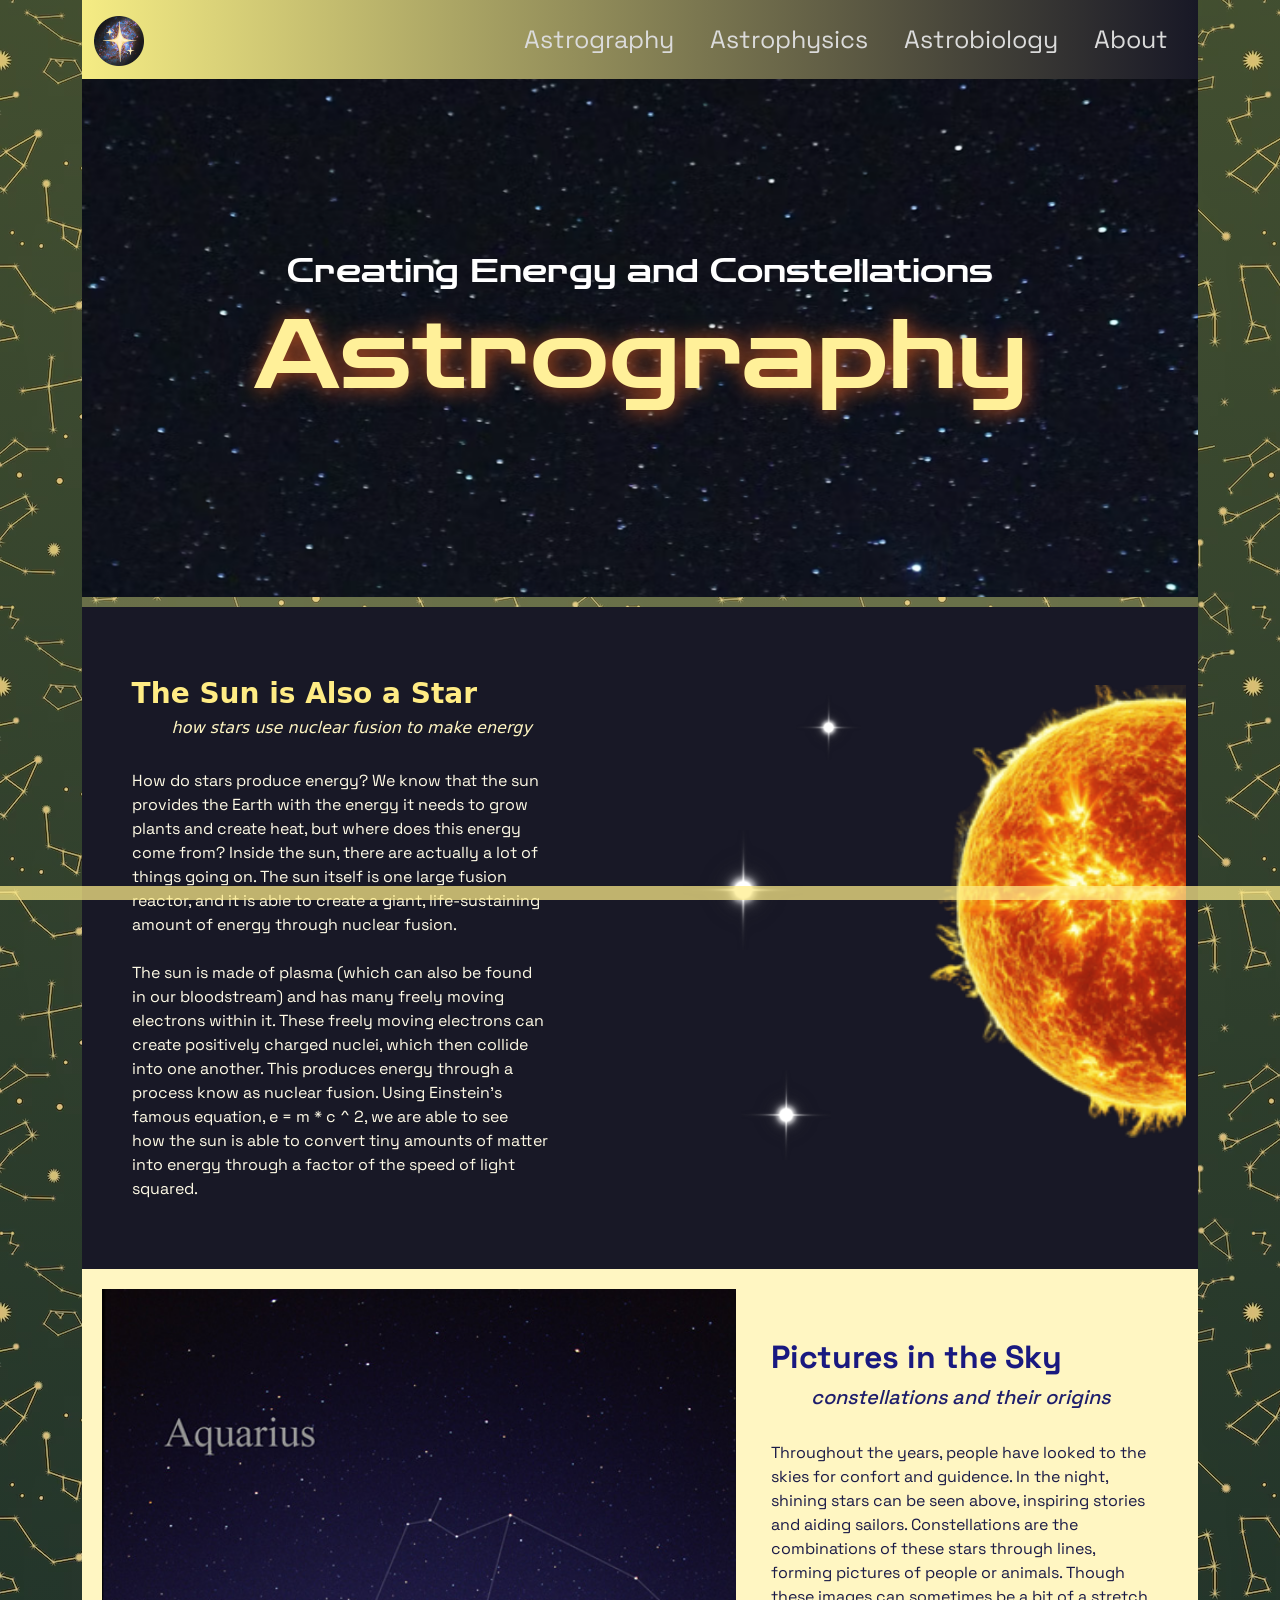
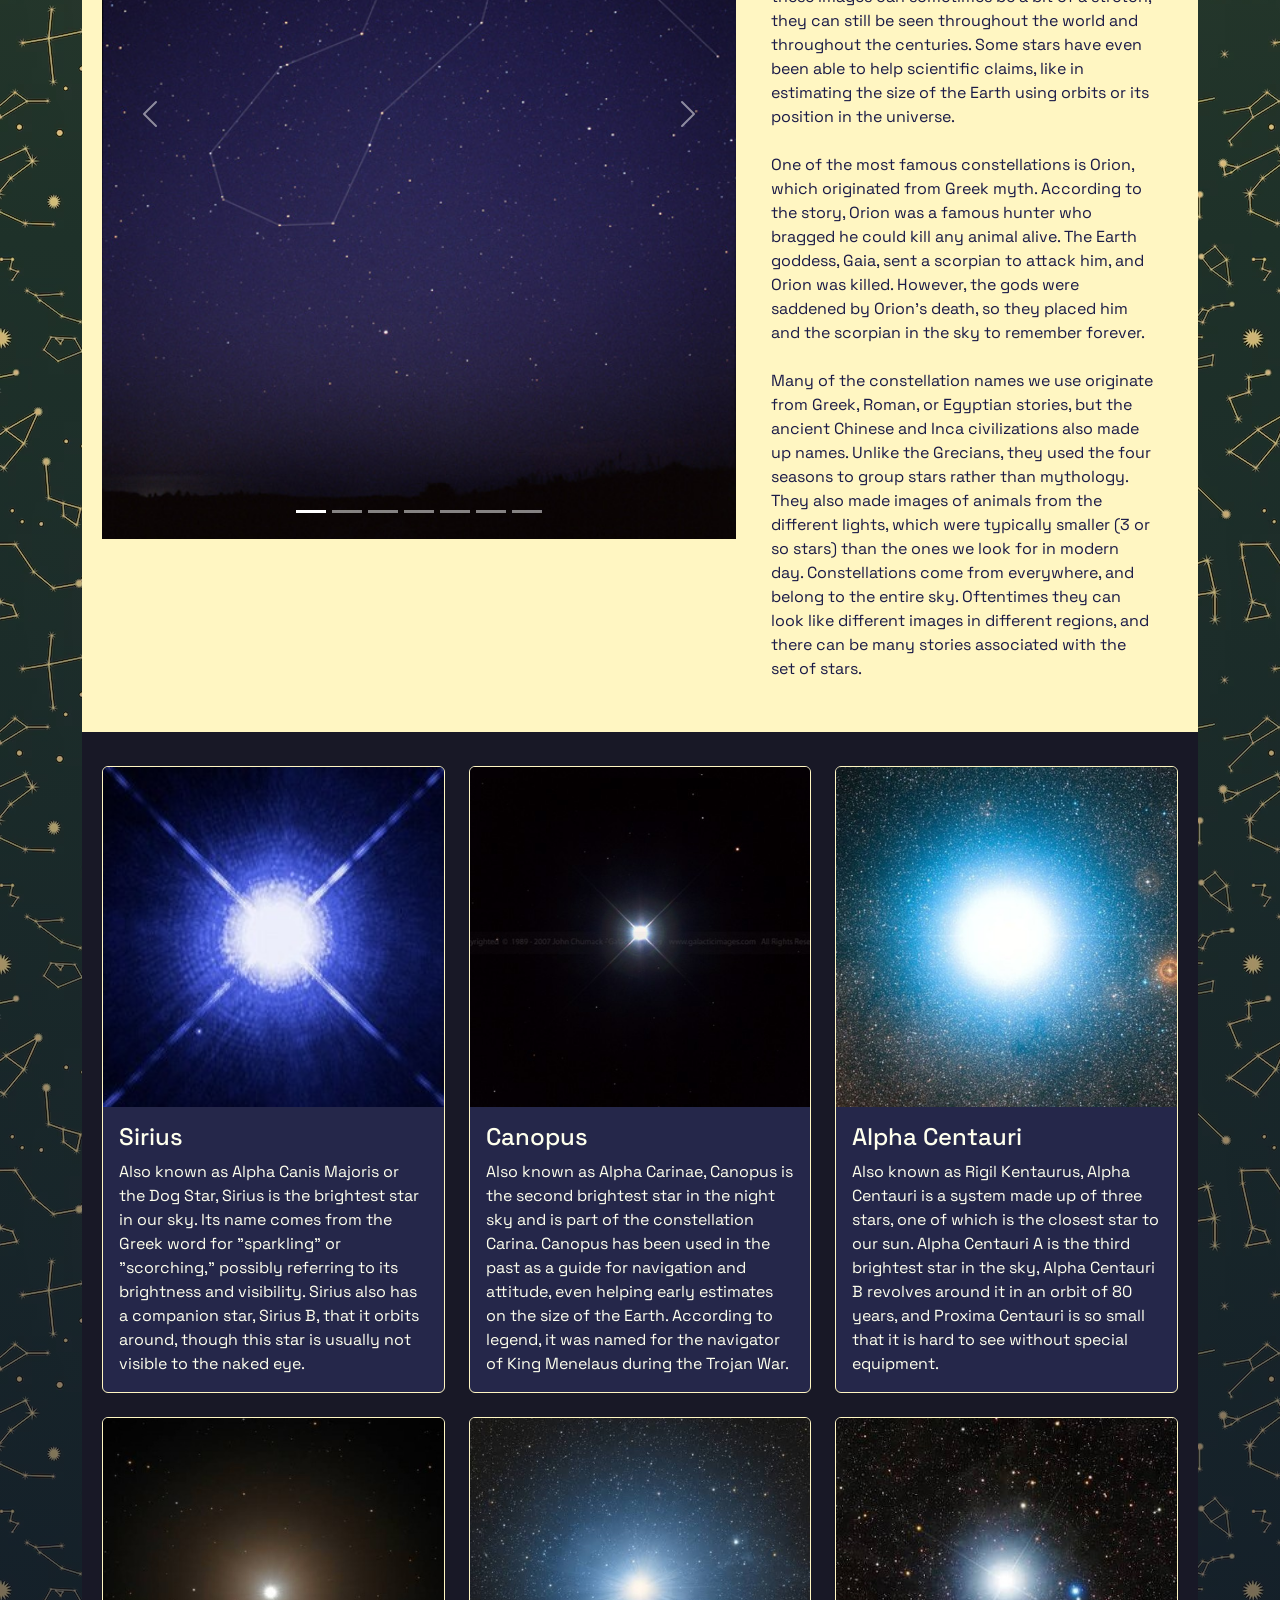
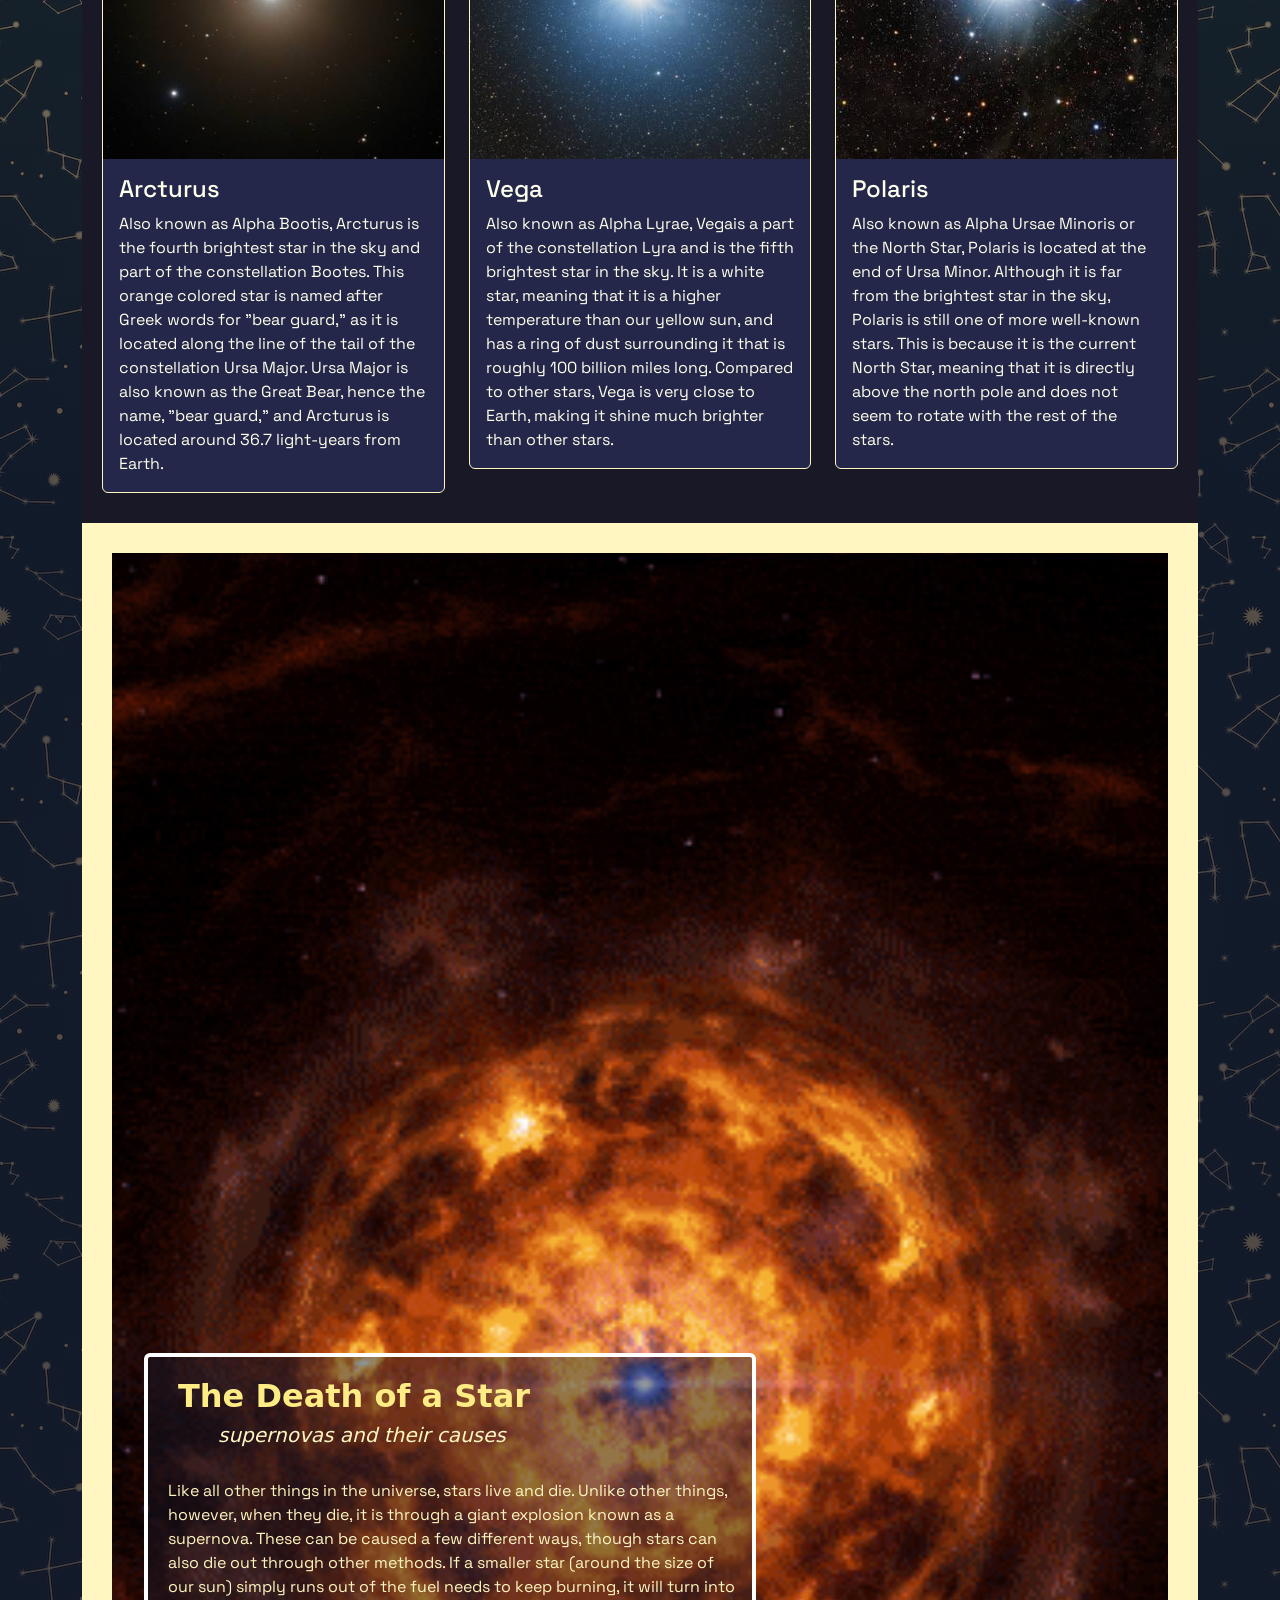
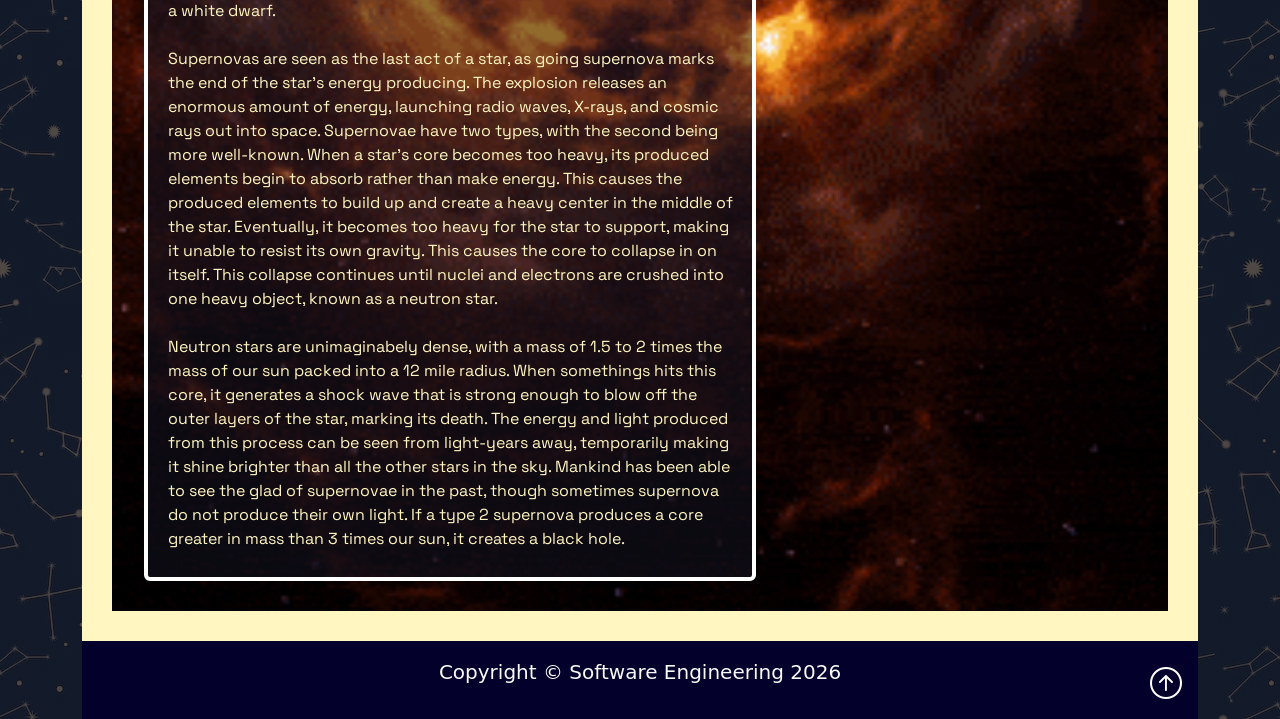
<file: star.html>
<!DOCTYPE html>
<html lang="en">

<head>
    <!--Basic Head Information-->
    <meta charset="UTF-8" />
    <meta name="viewport" content="width=device-width, initial-scale=1" />
    <title>AD ASTRA | Science & Celestial Bodies</title>

    <link href="https://cdn.jsdelivr.net/npm/bootstrap@5.3.8/dist/css/bootstrap.min.css" rel="stylesheet"
        integrity="sha384-sRIl4kxILFvY47J16cr9ZwB07vP4J8+LH7qKQnuqkuIAvNWLzeN8tE5YBujZqJLB" crossorigin="anonymous">

    <link rel="stylesheet" href="https://cdn.jsdelivr.net/npm/bootstrap-icons@1.13.1/font/bootstrap-icons.min.css">
    <link rel="stylesheet" href="css/main.css">

    <script src="https://cdn.jsdelivr.net/npm/bootstrap@5.3.8/dist/js/bootstrap.bundle.min.js"
        integrity="sha384-FKyoEForCGlyvwx9Hj09JcYn3nv7wiPVlz7YYwJrWVcXK/BmnVDxM+D2scQbITxI"
        crossorigin="anonymous"></script>

    <link rel="icon" type="image/x-icon" href="img/main/favicon.png" />

    <link rel="stylesheet" href="css/fonts.css">
    <link rel="stylesheet" href="css/star.css">

</head>

<body class="body">
    <div class="container-lg min-vh-100">
        <header>
            <!--Navbar-->
            <nav class="navbar navbar-expand-lg nav-background-color">
                <div class="container">
                    <a href="index.html" class="navbar-brand"> <!-- Website Brand -->
                        <img src="img/main/favicon.png" alt="Ad Astra Logo" class="d-inline-block align-text-top"
                            height="50">

                    </a>

                    <!-- Hamburger Menu Button-->
                    <button class="navbar-toggler" type="button" data-bs-toggle="collapse" data-bs-target="#navmenu">
                        <span class="navbar-toggler-icon">

                        </span>
                    </button>

                    <!-- Collapble navbar menu with custom hover underline CSS animation-->
                    <div class="collapse navbar-collapse" id="navmenu"> <!-- Links to hamburger -->
                        <ul class="navbar-nav ms-auto"> <!-- ms auto provides auto margin spacing -->
                            <li class="nav-item">
                                <a href="star.html"
                                    class="nav-link hover-underline-animation nav-menu-item">Astrography</a>
                            </li>
                            <li class="nav-item">
                                <a href="phys.html"
                                    class="nav-link hover-underline-animation nav-menu-item">Astrophysics</a>
                            </li>
                            <li class="nav-item">
                                <a href="bio.html"
                                    class="nav-link hover-underline-animation nav-menu-item">Astrobiology</a>
                            </li>
                            <li class="nav-item">
                                <a href="about.html" class="nav-link hover-underline-animation nav-menu-item">About</a>
                            </li>
                        </ul>
                    </div>
                </div>
            </nav>
        </header>

        <!-- Hero and Hero Image -->
        <section class="hero hero-image">
            <br>
            <h4 class="subheading-font-color subtitle fluid-text">Creating Energy and Constellations</h4>
            <h1 class="heading-font-color title fluid-text">Astrography</h1>
            <br>
        </section>
        <hr class="hr-line">

        <!-- First Subsection: The Sun -->
        <div class="subsection">
            <div class="container text-wrap">
                <div class="row row-cols-2 g-0">
                    <!-- Text content of this portion -->
                    <div class="col-lg-6 px-0 p-3">
                        <div class="text-subsection">
                            <br>
                            <h3 class="hover-underline-animation"><strong>The Sun is Also a Star</strong></h3>
                            <h6><em>how stars use nuclear fusion to make energy</em></h6>
                            <br>
                            <p class="general">How do stars produce energy? We know that the sun
                                <br>provides the Earth with the energy it needs to grow
                                <br>plants and create heat, but where does this energy
                                <br>come from? Inside the sun, there are actually a lot of
                                <br>things going on. The sun itself is one large fusion
                                <br>reactor, and it is able to create a giant, life-sustaining
                                <br>amount of energy through nuclear fusion.
                                <br>
                                <br>The sun is made of plasma (which can also be found 
                                <br>in our bloodstream) and has many freely moving 
                                <br>electrons within it. These freely moving electrons can
                                <br>create positively charged nuclei, which then collide
                                <br>into one another. This produces energy through a
                                <br>process know as nuclear fusion. Using Einstein's
                                <br>famous equation, e = m * c ^ 2, we are able to see 
                                <br>how the sun is able to convert tiny amounts of matter 
                                <br>into energy through a factor of the speed of light 
                                <br>squared.
                            </p>
                        </div>
                    </div>
                    <!-- Images to the right of the text -->
                    <div class="col-lg-6 px-0 py-5">
                        <img src="img/star/sun-realistic.png" alt="Image of a Sun" class="img-fluid d-none d-md-block"
                            width="325px" align="right">
                        <img src="img/star/star-realistic.png" alt="Image of a star" class="img-fluid d-none d-md-block"
                            width="75px" align="right" style="padding: 10px 0 0 10px;">
                        <img src="img/star/star-realistic.png" alt="Image of a star" class="img-fluid d-none d-md-block"
                            width="200px" align="left" style="padding: 70px 40px 0 40px;">
                        <img src="img/star/star-realistic.png" alt="Image of a star" class="img-fluid d-none d-md-block"
                            width="120px" align="right" style="padding: 120px 30px 0 0;">
                    </div>
                </div>
            </div>
        </div>

        <!-- Second Subsection: Carousel of images -->
        <div class="subsection2">
            <div class="container">
                <div class="row row-cols-md-1 row-cols-lg-2 g-1">
                    <!-- Carousel of images -->
                    <div class="col-lg-7 col-md-12 px-0 p-3 star-height">
                        <div id="star-images" class="carousel slide" data-bs-ride="carousel">
                            <!-- Adds the indicators at the bottom of the images for each slide -->
                            <div class="carousel-indicators">
                                <button type="button" data-bs-target="#star-images" data-bs-slide-to="0" class="active"
                                    aria-current="true" aria-label="Slide 1"></button>
                                <button type="button" data-bs-target="#star-images" data-bs-slide-to="1"
                                    aria-label="Slide 2"></button>
                                <button type="button" data-bs-target="#star-images" data-bs-slide-to="2"
                                    aria-label="Slide 3"></button>
                                <button type="button" data-bs-target="#star-images" data-bs-slide-to="3"
                                    aria-label="Slide 4"></button>
                                <button type="button" data-bs-target="#star-images" data-bs-slide-to="4"
                                    aria-label="Slide 5"></button>
                                <button type="button" data-bs-target="#star-images" data-bs-slide-to="5"
                                    aria-label="Slide 6"></button>
                                <button type="button" data-bs-target="#star-images" data-bs-slide-to="6"
                                    aria-label="Slide 7"></button>
                            </div>
                            <!-- Adds the images the carousel -->
                            <div class="carousel-inner carousel-myimage">
                                <div class="carousel-item active">
                                    <img src="img/star/aquarius.jpg" alt="Image of Aquarius" class="d-block w-100">
                                </div>
                                <div class="carousel-item">
                                    <img src="img/star/canis-major.jpg" alt="Image of Canis Major"
                                        class="d-block w-100">
                                </div>
                                <div class="carousel-item">
                                    <img src="img/star/cassiopeia.jpg" alt="Image of Cassiopeia" class="d-block w-100">
                                </div>
                                <div class="carousel-item">
                                    <img src="img/star/leo.jpg" alt="Image of Leo" class="d-block w-100">
                                </div>
                                <div class="carousel-item">
                                    <img src="img/star/orion.jpg" alt="Image of Orion" class="d-block w-100">
                                </div>
                                <div class="carousel-item">
                                    <img src="img/star/ursa-major.jpg" alt="Image of Ursa Major" class="d-block w-100">
                                </div>
                                <div class="carousel-item">
                                    <img src="img/star/ursa-minor.jpg" alt="Image of Ursa Minor" class="d-block w-100">
                                </div>
                            </div>
                            <!-- Adds the previous and next buttons to the left and right sides of the caruosel -->
                            <button class="carousel-control-prev" type="button" data-bs-target="#star-images"
                                data-bs-slide="prev">
                                <span class="carousel-control-prev-icon" aria-hidden="true"></span>
                                <span class="visually-hidden">Previous</span>
                            </button>
                            <button class="carousel-control-next" type="button" data-bs-target="#star-images"
                                data-bs-slide="next">
                                <span class="carousel-control-next-icon" aria-hidden="true"></span>
                                <span class="visually-hidden">Next</span>
                            </button>
                        </div>
                    </div>

                    <!-- Caption for the Carousel -->
                    <div class="col-lg-5 col-md-12 px-0 p-0">
                        <div class="constellations-text general">
                            <h2 class="hover-underline-animation-blue"><strong>Pictures in the Sky</strong></h2>
                            <h5><em>constellations and their origins</em></h5>
                            <br>
                            <p>
                                Throughout the years, people have looked to the skies for confort and guidence. In the night,
                                shining stars can be seen above, inspiring stories and aiding sailors. Constellations are the
                                combinations of these stars through lines, forming pictures of people or animals. Though these
                                images can sometimes be a bit of a stretch, they can still be seen throughout the world and 
                                throughout the centuries. Some stars have even been able to help scientific claims, like in 
                                estimating the size of the Earth using orbits or its position in the universe.

                                <br><br>One of the most famous constellations is Orion, which originated from Greek myth.
                                According to the story, Orion was a famous hunter who bragged he could kill any animal
                                alive. The Earth goddess, Gaia, sent a scorpian to attack him, and Orion was killed. 
                                However, the gods were saddened by Orion's death, so they placed him and the scorpian
                                in the sky to remember forever.

                                <br><br>Many of the constellation names we use originate from Greek, Roman, or Egyptian 
                                stories, but the ancient Chinese and Inca civilizations also made up names. Unlike the Grecians, they used the four seasons to 
                                group stars rather than mythology. They also made images of animals from the different lights, which were typically
                                smaller (3 or so stars) than the ones we look for in modern day. Constellations come from
                                everywhere, and belong to the entire sky. Oftentimes they can look like different images
                                in different regions, and there can be many stories associated with the set of stars.
                            </p>
                        </div>
                    </div>
                </div>
            </div>
        </div>


        <!-- Third Subsection: names of stars -->
        <div class="subsection3">
            <!-- If the screen size gets too small, it resizes everything to only one card per row -->
            <div class="row row-cols-lg-3 row-cols-md-1 row-cols-sm-1 general">
                <div class="col-lg-4 bottom-margin gy-4">
                    <div class="card about">
                        <img src="img/star/sirius.jpg" alt="Image of Sirius in the Night Sky"
                            class="card-img-top hover-shadow-animation star-img">
                        <div class="card-body card-fluid">
                            <h4 class="card-title">Sirius</h4>
                            <p class="card-text roboto">Also known as Alpha Canis Majoris or the Dog Star, Sirius
                                is the brightest star in our sky. Its name comes from the Greek word for "sparkling" or
                                "scorching," possibly referring to its brightness and visibility. Sirius also has a
                                companion star,
                                Sirius B, that it orbits around, though this star is usually not visible to the naked
                                eye.
                            </p>
                        </div>
                    </div>
                </div>
                <div class="col-lg-4 bottom-margin gy-4">
                    <div class="card about">
                        <img src="img/star/canopus.jpg" alt="Image of Canopus in the Night Sky"
                            class="card-img-top hover-shadow-animation star-img">
                        <div class="card-body card-fluid">
                            <h4 class="card-title">Canopus</h4>
                            <p class="card-text roboto">Also known as Alpha Carinae, Canopus is the second brightest
                                star in the night sky and is part of the constellation Carina.
                                Canopus has been used in the past as a guide for navigation and attitude, even helping
                                early estimates on the size of the Earth. According to legend, it was named for the
                                navigator of King Menelaus during the Trojan
                                War.
                            </p>
                        </div>
                    </div>
                </div>
                <div class="col-lg-4 bottom-margin gy-4">
                    <div class="card about">
                        <img src="img/star/alpha-centauri.jpg" alt="Image of Alpha Centauri in the Night Sky"
                            class="card-img-top hover-shadow-animation star-img">
                        <div class="card-body card-fluid">
                            <h4 class="card-title">Alpha Centauri</h4>
                            <p class="card-text roboto">Also known as Rigil Kentaurus, Alpha Centauri is a system made
                                up of three stars, one of which is the closest star to our sun. Alpha Centauri A is the
                                third brightest star in the sky, Alpha Centauri B revolves around it in an orbit of 80
                                years, and Proxima Centauri is so small that it is hard to see without special
                                equipment.</p>
                        </div>
                    </div>
                </div>
            </div>
            <div class="row row-cols-lg-3 row-cols-md-1 row-cols-sm-1 general">
                <div class="col-lg-4 bottom-margin gy-4">
                    <div class="card about">
                        <img src="img/star/arcturus.jpg" alt="Image of Arcurus in the Night Sky"
                            class="card-img-top hover-shadow-animation star-img">
                        <div class="card-body card-fluid">
                            <h4 class="card-title">Arcturus</h4>
                            <p class="card-text roboto">Also known as Alpha Bootis, Arcturus is the fourth brightest
                                star in the sky and part of the constellation Bootes. This orange colored star is named
                                after Greek words for "bear guard," as it is located along the line of the tail of the
                                constellation Ursa Major. Ursa Major is also known as the Great Bear, hence the name,
                                "bear guard," and Arcturus is located around 36.7 light-years from Earth.</p>
                        </div>
                    </div>
                </div>
                <div class="col-lg-4 bottom-margin gy-4">
                    <div class="card about">
                        <img src="img/star/vega.jpg" alt="Image of Vega in the Night Sky"
                            class="card-img-top hover-shadow-animation star-img">
                        <div class="card-body card-fluid">
                            <h4 class="card-title">Vega</h4>
                            <p class="card-text roboto">Also known as Alpha Lyrae, Vegais a part of the constellation
                                Lyra and is the fifth brightest star in the sky. It is a white star, meaning that it is
                                a higher temperature than our yellow sun, and has a ring of dust surrounding
                                it that is roughly 100 billion miles long. Compared to other stars, Vega is very close
                                to Earth,
                                making it shine much brighter than other stars.
                            </p>
                        </div>
                    </div>
                </div>
                <div class="col-lg-4 bottom-margin gy-4">
                    <div class="card about">
                        <img src="img/star/polaris.jpg" alt="Image of Polaris in the Night Sky"
                            class="card-img-top hover-shadow-animation star-img">
                        <div class="card-body card-fluid">
                            <h4 class="card-title">Polaris</h4>
                            <p class="card-text roboto">Also known as Alpha Ursae Minoris or the North Star, Polaris is
                                located at the end of Ursa Minor. Although it is far from the brightest star in the sky,
                                Polaris is still one of more well-known stars. This is because it is the current North
                                Star, meaning that it is directly above the north pole and does not seem to rotate with
                                the rest of the stars.</p>
                        </div>
                    </div>
                </div>
            </div>
        </div>

        <!-- Fourth Subsection: Supernovas-->
        <div class="subsection4">
            <div class="container my-gif">
                <!-- Creates the card of text in the lower-left corner of the gif background -->
                <div class="little-blurb">
                    <div class="card supernova-text">
                        <h2><strong>The Death of a Star</strong></h2>
                        <h5><em>supernovas and their causes</em></h5>
                        <br>
                        <p class="general">Like all other things in the universe, stars live and die. Unlike other things, 
                            however, when they die, it is through a giant explosion known as a supernova. These can be
                            caused a few different ways, though stars can also die out through other methods. If a smaller
                            star (around the size of our sun) simply runs out of the fuel needs to keep burning, it will turn
                            into a white dwarf.

                            <br><br>Supernovas are seen as the last act of a star, as going supernova marks the end of the
                            star's energy producing. The explosion releases an enormous amount of energy, launching radio 
                            waves, X-rays, and cosmic rays out into space. Supernovae have two types, with the second
                            being more well-known. When a star's core becomes too heavy, its produced elements begin to
                            absorb rather than make energy. This causes the produced elements to build up and create a heavy
                            center in the middle of the star. Eventually, it becomes too heavy for the star to support, making it unable to resist its own gravity.
                            This causes the core to collapse in on itself. This collapse continues
                            until nuclei and electrons are crushed into one heavy object, known as a neutron star. 

                            <br><br>Neutron stars are unimaginabely dense, with a mass of 1.5 to 2 times the mass of our sun
                            packed into a 12 mile radius. When somethings hits this core, it generates a shock wave that is 
                            strong enough to blow off the outer layers of the star, marking its death. The energy and light 
                            produced from this process can be seen from light-years away, temporarily making it shine
                            brighter than all the other stars in the sky. Mankind has been able to see the glad of supernovae in the past, though sometimes supernova do not produce their own light. If a type 2 supernova produces a core greater in 
                            mass than 3 times our sun, it creates a black hole.
                        </p>
                    </div>
                </div>
            </div>
        </div>

        <!-- Footer -->
        <footer class="p-3 footer text-light text-center position-relative">
            <div class="container">
                <p class="lead">Copyright &copy; Software Engineering 2026</p>
                <a href="#" class="position-absolute bottom-0 end-0 p-3">
                    <i class="bi bi-arrow-up-circle h2 text-white"></i>
                </a>
            </div>
        </footer>
    </div>
</body>
</file>
<file: css/main.css>
/*
Modifying cards
*/

.about {
  margin: auto;
  background-color: rgb(232, 161, 194);
  border: 1px solid rgb(141, 129, 229);
  transition:
    transform 0.3s ease,
    box-shadow 0.3s ease;
  font-family: Space Grotesk, monospace;
}

.about-us {
  background-color: rgb(235, 227, 245);
  font-family: Space Grotesk, monospace;
}

.about-team {
  background-color: rgb(233, 182, 198);
  font-family: Space Grotesk, monospace;
  font-weight: bold;
  color:rgb(60, 0, 31)
}

.about:hover {
  transform: scale(1.035);
  box-shadow: 0px 0px 15px rgba(255, 160, 92, 0.656);
}


/*Fixing subheadings to font color and size*/
h4.title {
  color: rgb(255, 228, 159);
  filter: drop-shadow(1px 1px 10px #ff6725b6);
  font-size: 1.7em;
}

h5.general {
  color: rgb(255, 105, 71);
  filter: drop-shadow(1px 1px 10px #fff425b6);
  font-size: 1.5em;
}

.writing {
  filter: drop-shadow(1px 1px 5px #000000b6);
}

/*Modifying card buttons*/
.click-me-twin {
  display: block;
  padding: 15px;
  background-image: radial-gradient(
    rgba(155, 53, 6, 0.673),
    rgba(230, 25, 52, 0.749)
  );
  color: rgb(255, 247, 247);
  margin: -15px auto 15px;
  border-radius: 15px;
  border: #450620;
  text-decoration: none;
  text-align: center;
  width: fit-content;
  font-family:
    Zen Dots,
    "Courier New",
    Courier,
    monospace;
}

.click-me-twin:hover{
  background-image: radial-gradient(
    rgba(196, 46, 4, 0.673),
    rgba(255, 76, 100, 0.749)
  );
}

/*Making image smaller*/
.smaller {
  max-width: 50%;
  height: auto;
  filter: drop-shadow(1px 1px 20px #ff4d25cc);
  margin: 15px auto 15px;
}

/*Adding in all background images*/
.phys {
  background-image:
    linear-gradient(rgba(11, 0, 47, 0.407), rgba(85, 10, 10, 0.555)),
    url("../img/main/astrophys.png");
}

.astr {
  background-image:
    linear-gradient(rgba(15, 0, 63, 0.289), rgba(92, 9, 20, 0.349)),
    url("../img/main/astr_img.png");
}

.bio {
  background-image:
    linear-gradient(rgba(15, 0, 63, 0.616), rgba(71, 9, 9, 0.555)),
    url("../img/main/bio_img.png");
  align-items: center;
}

body {
  background-color: #dbdbdb;
}

nav {
  background: linear-gradient(90deg, #040d2d, #450620);
  color: #dbdbdb;
}

/*Editing nav menu items*/
.nav-menu-item {
  /* navbar link text properties */
  font-size: 25px;
  margin-left: 10px;
  margin-right: 10px;
  color: #dbdbdb;
  font-family:
    Space Grotesk,
    monospace;
}

.nav-menu-item:hover {
  color: white;
  filter: drop-shadow(1px 1px 5px gold);
}

.hero {
  text-align: center;
}

.nav-menu-item:hover {
  color: white;
}

/* Animations */
#chart-wrapper {
  margin: auto;
  padding: 10px;
  min-height: 400px;
  background-color: whitesmoke !important;
  justify-content: center;
  align-items: center;
}

.hover-underline-animation {
  display: inline-block;
  position: relative;
  color: #dbdbdb;
}

.hover-underline-animation:after {
  content: "";
  position: absolute;
  width: 100%;
  transform: scaleX(0);
  height: 2px;
  bottom: 0;
  left: 0;
  background-color: #eae6e6;
  color: #dbdbdb;
  /*transform-origin: bottom right;*/
  transition: transform 0.35s ease-out;
}

.hover-underline-animation:hover:after {
  transform: scaleX(1);
  /*transform-origin: bottom left;*/
}

.hero-image {
  background-image:
    linear-gradient(
      180deg,
      rgba(9, 0, 45, 0.738),
      rgba(9, 0, 45, 0.074),
      rgba(9, 0, 45, 0.056),
      rgba(249, 96, 96, 0.219),
      rgba(26, 0, 10, 0.89)
    ),
    url("../img/main/hero_main.png");
  background-position: center;
  background-color: rgb(63, 0, 210);
}


/*Adding in background colors and images*/
.body {
  background-color: rgb(18, 0, 60);
  background-image:
    linear-gradient(
      rgba(0, 4, 31, 0.75),
      rgba(22, 8, 30, 0.742),
      rgba(64, 0, 32, 0.65),
      rgba(176, 41, 41, 0.317)
    ),
    url("../img/main/back.png");
}

.boxy {
  background-image: linear-gradient(
    rgba(30, 0, 11, 0.89),
    rgba(45, 0, 0, 0.697),
    rgba(64, 0, 32, 0.65),
    rgba(200, 54, 28, 0.5)
  );
}

/*Adding in fonts and colors for main titles*/
h1.title {
  filter: drop-shadow(1px 1px 10px #ff6725b6);
}

h1.subtitle {
  color: rgb(255, 228, 159);
  filter: drop-shadow(1px 1px 10px #ff6725b6);
}

h2.subtitle {
  font-family:
    Space Grotesk,
    "Courier New",
    Courier,
    monospace;
  color: rgb(251, 108, 83);
  filter: drop-shadow(1px 1px 10px #ff7125b6);
}

p.general {
  color: white;
}

.footer {
  background-color: rgb(4, 0, 44);
}

.gradient {
  background: linear-gradient(180deg, #dbdbdb, rgb(4, 0, 44));
}

footer::after {
  content: "";
  height: 1em;
  width: 100%;
  background: #cf183ab9;
  left: 0;
  bottom: 0;
  position: fixed;
  animation: expand;
  animation-timeline: scroll();
}

@keyframes expand {
  from {
    width: 0%;
  }
  to {
    width: 100%;
  }
}

/*Handling text overflow*/
@media (max-width: 900px) {
  .topper {
    text-align: center;
    margin-left: -45px;
    margin-right: 0;
    box-sizing: border-box;
  }
}

@media (min-width: 1000px) {
  h1.topper {
    font-size: 5em;
  }
}

.card {
  filter: box-shadow(1px 1px 15px 15px gold);
}

.spaced {
  line-height: 1.75em;
  background-color: #020c30bb;
  margin: 30px auto 20px;
  padding: 20px 15px;
  border-radius: 20px;
  font-size: 120%;
}
</file>
<file: css/fonts.css>
@font-face {
  font-family: Space Grotesk;
  src: url("../assets/Text.ttf");
}

/*Editing toggler icon*/
.navbar-toggler-icon {
  background-image: url("../assets/stars.svg");
  filter: invert(100%);
}

.navbar-toggler-icon:hover {
  filter: drop-shadow(1px 1px 20px gold);
  background-image: url("../assets/stars.svg");
  filter: invert(100%);
}


/*Setting new font faces*/
@font-face {
  font-family: BBH Bartle;
  src: url("../assets/Head.ttf");
}

@font-face {
  font-family: Zen Dots;
  src: url("../assets/Text2.ttf");
}

.title {
  font-family:
    Zen Dots,
    Space Grotesk,
    "Gill Sans",
    "Gill Sans MT",
    Calibri,
    "Trebuchet MS",
    sans-serif;
}

.subtitle {
  font-family:
    Zen Dots,
    Space Grotesk,
    "Gill Sans",
    "Gill Sans MT",
    Calibri,
    "Trebuchet MS",
    sans-serif;
}

/*changes text highlight color*/
::selection {
  background: rgba(51, 146, 255, 0.712);
}

/*sets base font*/
.general {
  font-family:
    Space Grotesk,
    "Courier New",
    Courier,
    monospace;
}

/*changes hyperlink color*/
a {
  color: rgb(254, 128, 128);
}

/*began working on font file, add a blobby font for headings 
and a sharper grotesk font for main text, 
look on google fonts at home and add*/
</file>
<file: css/bio.css>
.hero-image {
  display: flex;
  align-items: center;
  background-image:
    linear-gradient(
      180deg,
      rgba(134, 190, 255, 0.119),
      rgba(255, 92, 92, 0.164),
      rgba(6, 0, 30, 0.925)
    ),
    url("../img/bio/hero_bio.png");
  filter: saturate(120%);
  background-position: center;
  background-color: rgb(76, 0, 255);
}

/*Setting general title information*/
h1.title {
  filter: drop-shadow(1px 1px 10px #ff6725b6);
}

h1.subtitle {
  color: rgb(255, 228, 159);
  filter: drop-shadow(1px 1px 10px #ff6725b6);
}

h2.subtitle {
  font-family:
    Space Grotesk,
    "Courier New",
    Courier,
    monospace;
  color: rgb(244, 79, 49);
  filter: drop-shadow(1px 1px 5px #ff7125d3);
  text-decoration: none;
  font-style:italic;
}

p.general {
  color: white;
}


body {
  background-color: #dbdbdb;
}

nav {
  background: linear-gradient(90deg, #370000, #6363ff);
  color: #dbdbdb;
}

.nav-menu-item {
  /* navbar link text properties */
  font-size: 25px;
  margin-left: 10px;
  margin-right: 10px;
  color: #dbdbdb;
  font-family:
    Space Grotesk,
    monospace;
}

.nav-menu-item:hover {
  color: white;
  filter: drop-shadow(1px 1px 5px gold);
}

/* Animations */


.hover-underline-animation {
  display: inline-block;
  position: relative;
  color: #dbdbdb;
}

.hover-underline-animation:after {
  content: "";
  position: absolute;
  width: 100%;
  transform: scaleX(0);
  height: 2px;
  bottom: 0;
  left: 0;
  background-color: #eae6e6;
  color: #dbdbdb;
  /*transform-origin: bottom right;*/
  transition: transform 0.35s ease-out;
}

.hover-underline-animation:hover:after {
  transform: scaleX(1);
  /*transform-origin: bottom left;*/
}

footer::after {
  content: "";
  height: 1em;
  width: 100%;
  background: #769fffb9;
  left: 0;
  bottom: 0;
  position: fixed;
  animation: expand;
  animation-timeline: scroll();
}

/*Adding footer animation*/

@keyframes expand {
  from {
    width: 0%;
  }
  to {
    width: 100%;
  }
}
.body {
  background-color: rgb(18, 0, 60);
  background-image:
    linear-gradient(
      rgba(0, 4, 31, 0.75),
      rgba(22, 8, 30, 0.742),
      rgba(64, 0, 32, 0.65),
      rgba(176, 41, 41, 0.317)
    ),
    url("../img/main/back.png");
}

.boxy {
  background-image: linear-gradient(
    rgba(6, 0, 30, 0.89),
    rgba(0, 1, 45, 0.697),
    rgba(64, 0, 32, 0.65),
    rgba(200, 54, 28, 0.5)
  );
}

/*Adjusting footer*/
.footer {
  background-color: rgb(4, 0, 44);
}


/*Setting all title/subtitle information*/
h1.title {
  filter: drop-shadow(1px 1px 10px #ff6725b6);
  color: rgb(255, 255, 255);
}

h1.subtitle {
  color: rgb(255, 228, 159);
  filter: drop-shadow(1px 1px 10px #e82f2fb6);
}

h2.subtitle {
  font-family:
    Space Grotesk,
    "Courier New",
    Courier,
    monospace;
  color: rgb(255, 255, 255);
  filter: drop-shadow(1px 1px 20px #ff7125b6);
}

@media (max-width: 900px) {
  .topper {
    text-align: center;
    margin-left: -45px;
    margin-right: 0;
    box-sizing: border-box;
  }
}

@media (min-width: 1000px) {
  h1.topper {
    font-size: 5em;
  }
}

/* Timeline CSS */

/* The actual timeline (the vertical ruler) */
.main-timeline {
  position: relative;
}

/* The actual timeline (the vertical ruler) */
.main-timeline::after {
  content: "";
  position: absolute;
  width: 6px;
  background-color: #102233;
  top: 0;
  bottom: 0;
  left: 50%;
  margin-left: -3px;
}

/* Container around content */
.timeline {
  position: relative;
  background-color: transparent;
  width: 50%;
}

.raise {
  background-image: linear-gradient(
    rgba(0, 1, 50, 0.685),
    rgba(84, 135, 255, 0.311)),
  url("../img/main/astr_img.png");
}

.raise:hover{
  scale: calc(1.2);
  transition: scale 2s ease-in-out 0.1s;
}

h4.title {
  color: rgb(255, 228, 159);
  filter: drop-shadow(1px 1px 10px #ff6725b6);
  font-size: 1.7em;
}

h5.general {
  color: rgb(255, 105, 71);
  filter: drop-shadow(1px 1px 10px #fff425b6);
  font-size: 1.5em;
}

.card {
  background-image: linear-gradient(
    rgba(0, 1, 50, 0.685),
    rgba(84, 135, 255, 0.311)),
  url("../img/main/bio_img.png");

  margin: 15px;
}

/* The circles on the timeline */
.timeline::after {
  content: "";
  position: absolute;
  width: 25px;
  height: 25px;
  right: -13px;
  top: 15px;
  border-radius: 50%;
  z-index: 1;
  background-image: url("../assets/star-fill.svg");
  background-repeat: no-repeat;
  background-size: 1.5em;
  filter: drop-shadow(1px 1px 20px #ff7125b6);
  filter: invert(100%);
}

/* Place the container to the left */
.left {
  padding: 0px 40px 20px 0px;
  left: 0;
}

/* Place the container to the right */
.right {
  padding: 0px 0px 20px 40px;
  left: 50%;
}

/* Add arrows to the left container (pointing right) */
.left::before {
  content: " ";
  position: absolute;
  top: 18px;
  z-index: 1;
  right: 30px;
  border: medium solid white;
  border-width: 10px 0 10px 10px;
  border-color: transparent transparent transparent white;
}

/* Add arrows to the right container (pointing left) */
.right::before {
  content: " ";
  position: absolute;
  top: 18px;
  z-index: 1;
  left: 30px;
  border: medium solid white;
  border-width: 10px 10px 10px 0;
  border-color: transparent white transparent transparent;
}

/* Fix the circle for containers on the right side */
.right::after {
  left: -12px;
}

/* Media queries - Responsive timeline on screens less than 600px wide */
@media screen and (max-width: 600px) {
  /* Place the timelime to the left */
  .main-timeline::after {
    left: 31px;
  }

  /* Full-width containers */
  .timeline {
    width: 100%;
    padding-left: 70px;
    padding-right: 25px;
  }

  /* Make sure that all arrows are pointing leftwards */
  .timeline::before {
    left: 60px;
    border: medium solid transparent;
    border-width: 10px 10px 10px 0;
    border-color: transparent white transparent transparent;
  }

  /* Make sure all circles are at the same spot */
  .left::after,
  .right::after {
    left: 18px;
  }

  .left::before {
    right: auto;
  }

  /* Make all right containers behave like the left ones */
  .right {
    left: 0%;
  }
}
</file>
<file: css/phys.css>
.body {
    font-family: Space Grotesk;
}

.dark-energy {
    color: white;
    background-color: rgb(4, 0, 44);
    padding: 0px;
}

.footer {
    background-color: rgb(4, 0, 44);
}

.gradient {
    background: linear-gradient(180deg, #dcfaffff, rgb(4, 0, 44));
}

.gradient2 {
    background: linear-gradient(180deg, rgb(4, 0, 44), #f5f4db);
}

h1.shadow {
    filter: drop-shadow(1px 1px 10px #4b4ee7b6);
}

.hero-image {
    background-image:
        linear-gradient(180deg,
            rgba(74, 116, 163, 0.317),
            rgba(28, 17, 46, 0.381),
            rgba(4, 0, 44, 0.687)),
        url("../img/phys/hero_phys.jpg");
    background-size: 100% auto;
    background-repeat: no-repeat;
}

nav {
    background: linear-gradient(90deg, #071546, #2c0c57);
    color: #dbdbdb;
}

.neutron {
    margin-top: 0;
    margin-bottom: 0;
    align-items: center;
    background-color: #dcfaffff;
    color: rgb(9, 17, 75);
    font-size: 1rem;
    line-height: 1.5rem;
}

.shadow {
    border-radius: 15px;    
    filter: drop-shadow(0px 0px 10px #b8b9f4b6);
}

.black-hole {
    display: flex;
    justify-content: center;
    background-color:#f5f4db;
    padding: 10px;
    color:#071546
}

footer::after {
  content: "";
  height: 1em;
  width: 100%;
  background: #51358eb9;
  left: 0;
  bottom: 0;
  position: fixed;
  animation: expand;
  animation-timeline: scroll();
}

/* ------------------black hole card------------------ */
@layer base, demo;

@layer demo {
    h1 {
        font-weight: 300;
        font-size: 1.7rem;
    }

    .cards {
        justify-self: center;
        --width: 700px;
        --rotate-duration: 500ms;
        --rotate-timing-function: linear(0, 0.417 25.5%, 0.867 49.4%, 1 57.7%, 0.925 65.1%, 0.908 68.6%, 0.902 72.2%, 0.916 78.2%, 0.988 92.1%, 1);
        --article-reveal-duration: 200ms;
        --article-reveal-delay: 250ms;
        /* delay between each block of card content*/

        --degrees: 360deg;
        /* amount of degrees in which to divide the item postions (max 360deg) */
        --degree-start: 90deg;
        /* degree where to start placing the items - it will start at the 3 o'clock postion by default */
        --items: 3;
        /* define number of items to position around circle */
        --radius: 300px;
        /* radius of circle - postion from center*/
        --item-size: 130px;

        @media (width > 800px) {
            --width: 65%;
            --radius: 425px;
            --item-size: 190px;
        }


        position: relative;
        width: var(--width);
        aspect-ratio: 4/3;
        background-color: rgb(17, 17, 17);
        background-repeat: no-repeat;
        background-size: cover;
        overflow: hidden;
        border-radius: 10px;
        outline: 1px solid light-dark(rgba(0 0 0 / .25), rgba(255 255 255 / .5));
        outline-offset: 10px;
        color: white;
        display: flex;


        &:has(#card-1:checked) {
            --target: 1;
            --opacity-card-1: 1;
        }

        &:has(#card-2:checked) {
            --target: 2;
            --opacity-card-2: 2;
        }

        &:has(#card-3:checked) {
            --target: 3;
            --opacity-card-3: 3;
        }

        /* hide inputs */
        & input[type="radio"] {
            position: absolute;
            width: 1px;
            height: 1px;
            padding: 0;
            margin: -1px;
            overflow: hidden;
            clip: rect(0, 0, 0, 0);
            white-space: nowrap;
            border-width: 0;
        }
    }

    .circle-container {

        /*isolation: isolate;*/
        /* rotating circle background */
        &::before {
            content: '';
            position: absolute;
            inset: -230%;
            margin: auto;
            z-index: -1;
            background-color: rgb(20, 19, 21);
            background-repeat: no-repeat;
            background-size: cover;
            border-radius: 50%;
            border: 1px solid rgba(0 0 0 / .25);
            z-index: 2;
            box-shadow: inset 5px 5px 15px 10px rgba(244, 200, 55, 0.797), 5px 5px 10px 5px rgba(191, 75, 8, 0.792);
            outline: 2px dashed rgba(252, 255, 221, 0.925);
            outline-offset: -10px;
        }


        /* container must have positioning defined to contain the children items */
        position: absolute;
        top: calc(var(--radius) * -1);
        left: 50%;
        translate: -50%;
        margin: auto;
        width: var(--item-size);
        height: var(--item-size);
        rotate: calc(var(--degrees) / var(--items) * var(--target));

        transition-property: rotate;
        transition-duration: var(--rotate-duration);
        transition-timing-function: var(--rotate-timing-function);


    }

    .circle-container>div {
        pointer-events: none;
        z-index: 2;

        &:nth-child(1) {
            --i: 1;
        }

        &:nth-child(2) {
            --i: 2;
        }

        &:nth-child(3) {
            --i: 3;
        }

        --angle: calc((var(--degrees) / var(--items)) * (var(--i) - 1) + var(--degree-start));

        position: absolute;
        inset: 0;
        margin: auto;

        transform: rotate(var(--angle)) translate(var(--radius)) rotate(90deg);
        display: grid;
        place-content: center;

        &>img {
            width: 100%;
            object-fit: cover;
            rotate: 180deg;
            filter: drop-shadow(6px 14px 5px rgba(0 0 0 / .35));
        }
    }



    .contents {
        margin-top: var(--item-size);
        padding: 2rem 2rem 1rem;
        display: grid;

        &>article {
            grid-area: 1/1;
            display: grid;
            grid-template-rows: auto 1fr auto;

            opacity: var(--article-opacity, 0);
            pointer-events: none;

            & :is(li, h2) {
                transition: var(--article-reveal-duration) ease-in-out;
                transition-delay: var(--article-delay, 0ms);
                opacity: var(--article-opacity, 0);
                translate: 0 var(--article-y, 20px);
            }

            & li:nth-child(1) {
                transition-delay: calc(var(--article-delay) * 2);
            }

            & li:nth-child(2) {
                transition-delay: calc(var(--article-delay) * 3);
            }

            & li:nth-child(3) {
                transition-delay: calc(var(--article-delay) * 4);
            }

            & h2 {
                font-size: 1rem;
                margin-block: 1rem;
                font-weight: 300;
            }

            & ul {
                margin-block: 0;
                font-weight: 300;
                padding: 1.25rem;
                padding-inline-start: 1rem;
                display: grid;
                gap: .5rem;
                place-content: start;
                font-size: 1rem;
                line-height: 1.5rem;
            }

            & li {
                margin: 0;
            }

            & li>span {
                color: #c4b9fd;
            }

            & a {
                position: relative;
            }

            &>.buttons {
                display: flex;
                justify-content: center;
                gap: 1rem;

                &>label {
                    font-size: 1.8rem;
                    cursor: pointer;
                    transition: color 150ms ease-in-out;

                    &:hover {
                        color: steelblue;
                    }

                    &[disabled] {
                        opacity: .25;
                        pointer-events: none;
                    }
                }
            }
        }
    }

    .cards {
        &:has(#card-1:checked)>.contents>article:nth-child(1) {
            --article-opacity: 1;
            --article-y: 0;
            pointer-events: auto;
            --article-delay: var(--article-reveal-delay);
        }

        &:has(#card-2:checked)>.contents>article:nth-child(2) {
            --article-opacity: 1;
            --article-y: 0;
            pointer-events: auto;
            --article-delay: var(--article-reveal-delay);
        }

        &:has(#card-3:checked)>.contents>article:nth-child(3) {
            --article-opacity: 1;
            --article-y: 0;
            pointer-events: auto;
            --article-delay: var(--article-reveal-delay);
        }
    }
}


@keyframes rotate-it {
    to {
        rotate: -1turn;
    }
}

/* general styling not relevant for this demo */
@layer base {
    * {
        box-sizing: border-box;
    }

    :root {
        color-scheme: light dark;
        --bg-dark: rgb(27, 15, 5);
        --bg-light: rgb(255, 237, 212);

        --txt-light: rgb(10, 10, 10);
        --txt-dark: rgb(245, 245, 245);
    }

    html {
        scroll-behavior: smooth;
        scroll-timeline: --page-scroll block;
        scroll-timeline: --page-scroll vertical;
        /* Firefox supports the older "vertical" syntax */
    }
}

body {
        background-color: light-dark(var(--bg-light), var(--bg-dark));
        color: light-dark(var(--txt-light), var(--txt-dark));
        min-height: 100svh;
        margin: 0;
        padding: 1rem 2rem;
        font-family: 'Space Grotesk', sans-serif;
        font-size: 1.25rem;
        line-height: 1.75rem;
        display: grid;
        place-content: center;
}
</file>
<file: css/star.css>
/* Hero Classes */

.hero {
    text-align: center;
    padding: 150px 5px 150px 5px;
}

.hero-image {
    background-image:
    url("../img/star/star-hero.png");
    background-position: center;
    background-color: rgb(5, 3, 33);
    
}

.heading-font-color {
    color: rgb(255, 240, 153);
}

.subheading-font-color {
    color: white;
}

.hr-line {
    border: 5px solid rgba(255, 240, 153, 1);
    width: 100%;
    margin: auto;
}

/* First Subsection */

.subsection {
    background-color:rgb(24, 24, 38);
    padding: 30px 0px 30px 5px;
    color: white;
}

.subsection h6 {
    padding-left: 40px;
    color:rgb(255, 246, 194);
}
.subsection h3 {
    color:rgb(255, 236, 132);
}

.subsection p {
    color:rgb(255, 251, 230);
}

.text-subsection {
    padding: 0 0 10px 6%;
    width: 500px;
}

/* Second Subsection */

.subsection2 {
    background-color:rgb(255, 246, 194);
    padding-left: 10px;
}

.carousel-myimage {
    max-height: 850px;
    min-width: 40%;
    overflow: hidden;
    object-fit: cover;
    object-position: center;
}

.constellations-text {
    padding: 65px 35px 35px 35px;
    color: rgb(26, 26, 71);
}

.constellations-text h2 {
    color:rgb(25, 25, 128)
}

.constellations-text h5 {
    padding-left: 40px;
    color:rgb(30, 30, 108)
}

.star-height {
    max-height: 1000px;
}

/* Third Subsection */

.subsection3 {
    background-color:rgb(24, 24, 38);
    padding: 10px 20px 30px 20px;
    color: rgb(255, 255, 255);
}

.card {
    background-color:rgb(37, 39, 74);
    color: rgb(254, 255, 237);
    border-color: rgb(255, 246, 194);
}

.star-img {
    max-height: 850px;
    min-width: 40%;
    overflow: hidden;
    object-fit: cover;
}

/* Fourth Subsetion */

.subsection4 {
    background-color:rgb(255, 246, 194);
    padding: 30px 30px 30px 30px;
    color: rgb(255, 255, 255);
}

.my-gif {
    background-image: url('../img/star/supernova.gif');
    background-size: cover;
    background-position: center;
    overflow: hidden;
}

.little-blurb {
    padding: 800px 400px 30px 20px;
}

.little-blurb .card {
    background-color: rgba(24, 24, 38, 0.45);
    border: 4px solid white;
}

.little-blurb .card p {
    color: rgb(255, 246, 194);
    padding: 0 10px 10px 20px;
}

.little-blurb .card h2 {
    color: rgb(255, 236, 132);
    padding: 20px 10px 0 30px;
}

.little-blurb .card h5 {
    color:rgb(255, 246, 194);
    padding: 0 10px 0 70px;
}

/* Animations */

.hover-underline-animation {
    display: inline-block;
    position: relative;
    /*color: #0087ca;*/
  }
  
.hover-underline-animation:after {
    content: '';
    position: absolute;
    width: 102%;
    transform: scaleX(0);
    height: 3px;
    bottom: -5%;
    left: 0;
    background-color: rgb(255, 246, 194);
    transform-origin: bottom right;
    transition: transform 0.4s ease-out;
}
  
.hover-underline-animation:hover:after {
    transform: scaleX(1);
    transform-origin: bottom left;
}

.hover-underline-animation-blue {
    display: inline-block;
    position: relative;
  }
  
.hover-underline-animation-blue:after {
    content: '';
    position: absolute;
    width: 102%;
    transform: scaleX(0);
    height: 3px;
    bottom: -2%;
    left: 0;
    background-color:rgb(25, 25, 128);
    transform-origin: bottom right;
    transition: transform 0.4s ease-out;
}
  
.hover-underline-animation-blue:hover:after {
    transform: scaleX(1);
    transform-origin: bottom left;
}

/* Background and page-encompassing */

p {
    overflow-wrap: break-word;
}

.body {
    background-color: rgb(24, 24, 38);
    background-image:
        linear-gradient(rgba(192, 170, 44, 0.338), 
        rgba(142, 117, 5, 0.199), 
        rgba(24, 24, 38, 0.697), 
        rgba(24, 24, 38, 0.75)), 
        url("../img/main/back.png");
}

nav {
    background: linear-gradient(90deg,#F5EC84, #181826);
    color: #dbdbdb;
}

footer::after {
  content: "";
  height: 0.9em;
  width: 100%;
  background: hsla(51, 100%, 77%, 0.725);
  left: 0;
  bottom: 0;
  position: fixed;
  animation: expand;
  animation-timeline: scroll();
}

@keyframes expand {
  from {
    width: 0%;
  }
  to {
    width: 100%;
  }
}

/* Media Queries */

@media (max-width: 991px) {
    nav {
    background: linear-gradient(90deg,#181826, #F5EC84);
    color: #dbdbdb;
}
}

@media (max-width: 991px) {
    .little-blurb {
    padding: 20px 20px 20px 20px;
}
    .little-blurb .card {
    background-color: rgba(24, 24, 38, 0.75);
}
}

@media (min-width: 991px) {
    .hero h1 {
    font-size: 6em;
}

    .hero h4 {
    font-size: 2em;
}
}
</file>
